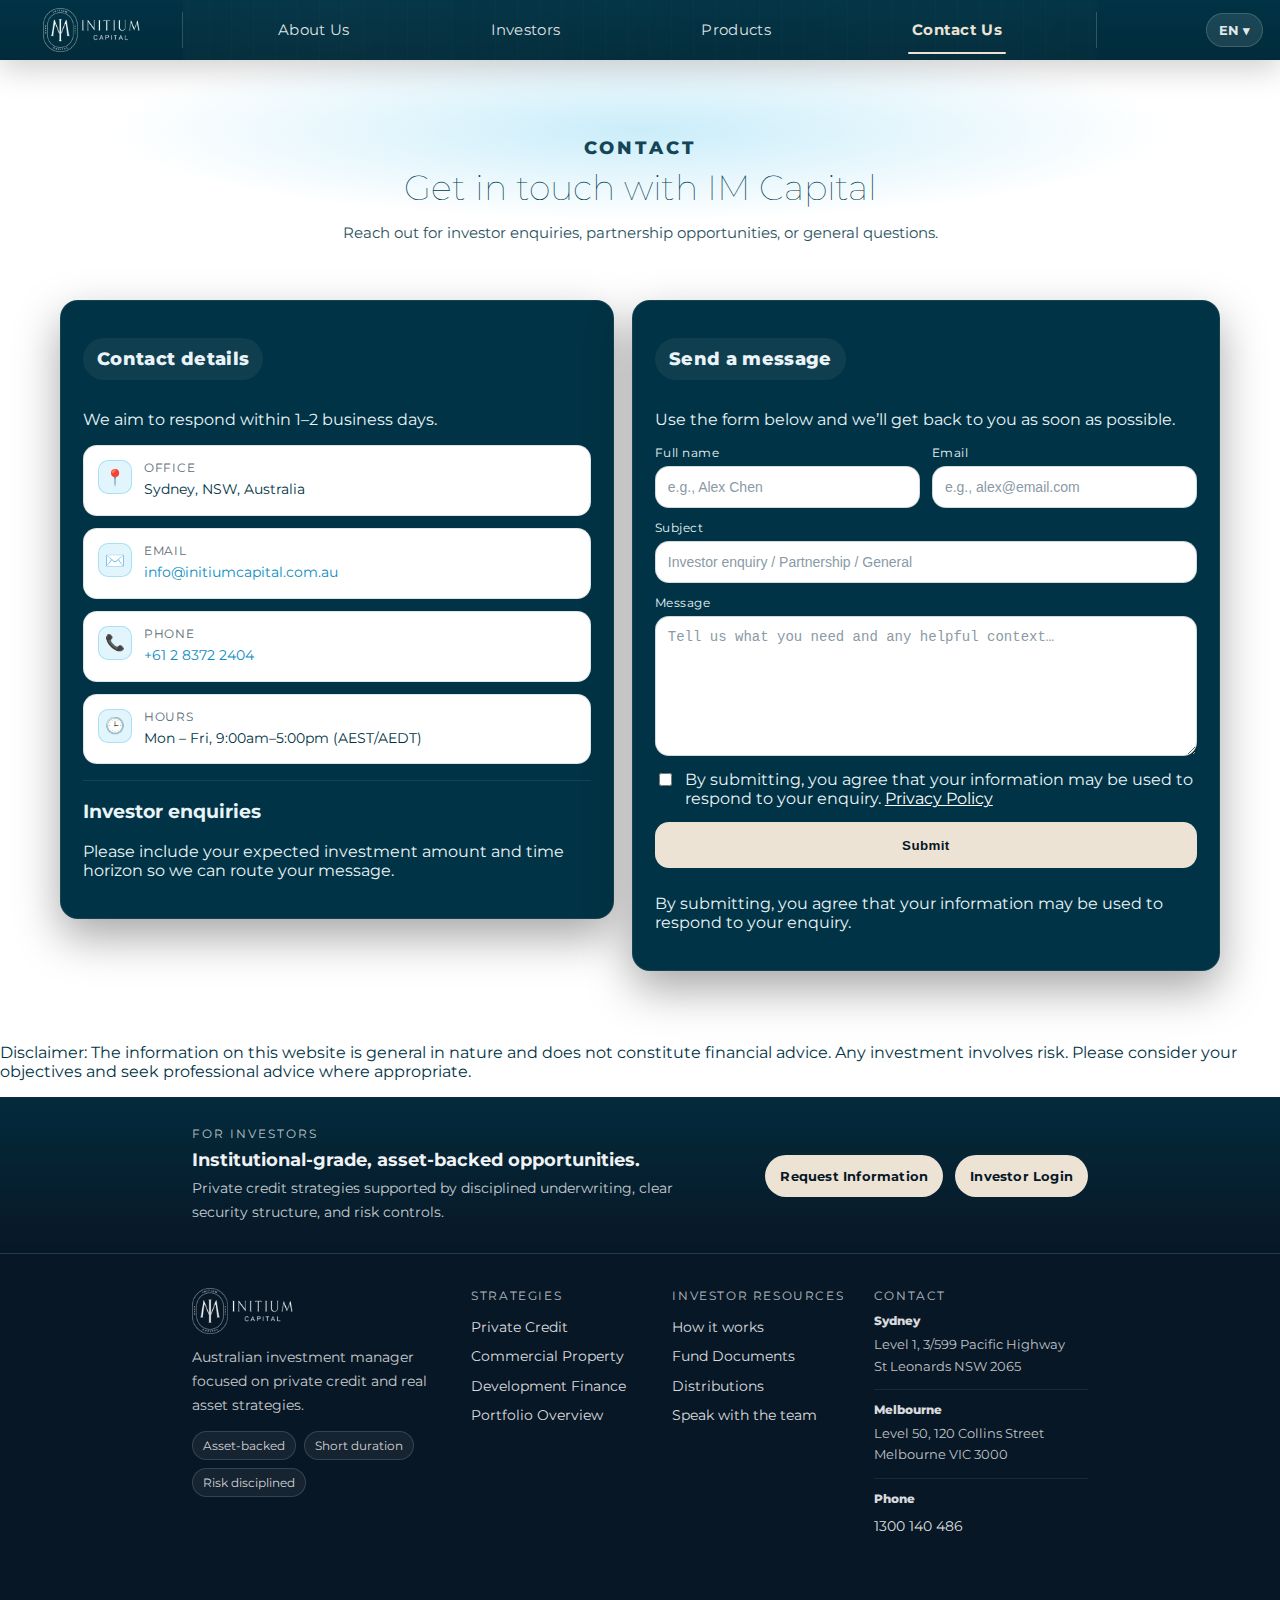
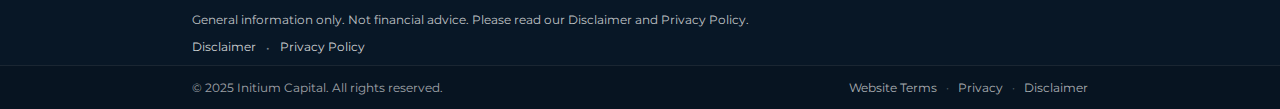
<file: ContactUs.html>
<!DOCTYPE html>
<html lang="en">

<head>
    <meta charset="UTF-8" />
    <meta name="viewport" content="width=device-width, initial-scale=1.0" />
    <title>Initium Capital</title>

    <link rel="preconnect" href="https://fonts.googleapis.com">
    <link rel="preconnect" href="https://fonts.gstatic.com" crossorigin>
    <link href="https://fonts.googleapis.com/css2?family=Montserrat:wght@300;400;500;600;700;800&display=swap"
        rel="stylesheet">


    <link rel="icon" href="./Images/Initium.png" />
    <link rel="stylesheet" href="./CSS/style.css" />
    <link rel="stylesheet" href="./CSS/company-snapshot.css" />
    <link rel="stylesheet" href="./CSS/contact-us.css" />

</head>



<body>

    <!-- 导航栏 -->
    <header class="navbar">

        <!-- 左侧：品牌（整体可点击回 Home） -->
        <div class="nav-left">
            <a href="./Initium.html" class="brand" aria-label="Go to home">
                <span class="brand-logo">
                    <img src="./Images/initium_logo_transparent_full_h64.png" alt="Initium Capital Logo" />
                </span>
            </a>
        </div>

        <!-- 中间：导航 -->
        <nav class="nav-mid" aria-label="Primary">
            <a href="./AboutUs.html" class="nav-link" data-i18n="nav_about">About Us</a>
            <a href="./investor.html" class="nav-link" data-i18n="nav_investors">Investors</a>
            <a href="./Products.html" class="nav-link" data-i18n="nav_products">Products</a>
            <a href="./ContactUs.html" class="nav-link is-active" data-i18n="nav_contact">Contact Us</a>
        </nav>

        <!-- 右侧：语言 + 登录（左右平均） -->
        <div class="nav-right">



            <div class="nav-right-half lang-selector">
                <button class="lang-btn" type="button">EN ▾</button>
                <ul class="lang-dropdown">
                    <li data-lang="en">English</li>
                    <li data-lang="zh">中文</li>
                </ul>
            </div>


        </div>

    </header>


    <main class="contact-main">

        <!-- HERO -->
        <section class="contact-hero">
            <div class="contact-hero__inner">
                <p class="contact-kicker" data-i18n="cu_kicker">CONTACT</p>
                <h1 class="contact-title" data-i18n="cu_title">Get in touch with Initium Capital</h1>
                <p class="contact-sub" data-i18n="cu_sub">
                    Reach out for investor enquiries, partnership opportunities, or general questions.
                </p>
            </div>
        </section>

        <!-- CONTENT -->
        <section class="contact-wrap">
            <div class="contact-container">

                <!-- LEFT: INFO -->
                <aside class="contact-card contact-card--info">
                    <h2 class="contact-card__title" data-i18n="cu_info_title">Contact details</h2>
                    <p class="contact-card__desc" data-i18n="cu_info_desc">
                        We aim to respond within 1–2 business days.
                    </p>

                    <div class="contact-list">
                        <div class="contact-item">
                            <div class="contact-item__icon" aria-hidden="true">📍</div>
                            <div class="contact-item__body">
                                <div class="contact-item__label" data-i18n="cu_addr_label">Office</div>
                                <div class="contact-item__value" data-i18n="cu_addr_value">
                                    Sydney, NSW, Australia
                                </div>
                            </div>
                        </div>

                        <div class="contact-item">
                            <div class="contact-item__icon" aria-hidden="true">✉️</div>
                            <div class="contact-item__body">
                                <div class="contact-item__label" data-i18n="cu_email_label">Email</div>
                                <a class="contact-item__value contact-link" href="mailto:info@initiumcapital.com.au"
                                    data-i18n="cu_email_value">
                                    info@initiumcapital.com.au
                                </a>
                            </div>
                        </div>

                        <div class="contact-item">
                            <div class="contact-item__icon" aria-hidden="true">📞</div>
                            <div class="contact-item__body">
                                <div class="contact-item__label" data-i18n="cu_phone_label">Phone</div>
                                <a class="contact-item__value contact-link" href="tel:+61200000000"
                                    data-i18n="cu_phone_value">
                                    +61 2 8372 2404
                                </a>
                            </div>
                        </div>

                        <div class="contact-item">
                            <div class="contact-item__icon" aria-hidden="true">🕒</div>
                            <div class="contact-item__body">
                                <div class="contact-item__label" data-i18n="cu_hours_label">Hours</div>
                                <div class="contact-item__value" data-i18n="cu_hours_value">
                                    Mon–Fri, 9:00am – 5:00pm (AEST/AEDT)
                                </div>
                            </div>
                        </div>
                    </div>

                    <div class="contact-divider"></div>

                    <div class="contact-mini">
                        <h3 class="contact-mini__title" data-i18n="cu_investor_title">Investor enquiries</h3>
                        <p class="contact-mini__text" data-i18n="cu_investor_text">
                            Please include your expected investment amount and time horizon so we can route your
                            message.
                        </p>
                    </div>
                </aside>

                <!-- RIGHT: FORM -->
                <section class="contact-card contact-card--form">
                    <h2 class="contact-card__title" data-i18n="cu_form_title">Send a message</h2>
                    <p class="contact-card__desc" data-i18n="cu_form_desc">
                        Use the form below and we’ll get back to you as soon as possible.
                    </p>

                    <!-- 仅做前端展示：action="#"；你后续可接 EmailJS / 后端 -->
                    <form class="contact-form" id="contactForm" action="#" method="post" novalidate>
                        <div class="contact-grid">
                            <div class="field">
                                <label class="field__label" for="cuName" data-i18n="cu_name">Full name</label>
                                <input class="field__input" id="cuName" name="name" type="text"
                                    placeholder="e.g., Alex Chen" data-i18n-ph="cu_name_ph" />
                            </div>

                            <div class="field">
                                <label class="field__label" for="cuEmail" data-i18n="cu_email">Email</label>
                                <input class="field__input" id="cuEmail" name="email" type="email"
                                    placeholder="e.g., alex@email.com" data-i18n-ph="cu_email_ph" />
                            </div>

                            <div class="field contact-grid__full">
                                <label class="field__label" for="cuSubject" data-i18n="cu_subject">Subject</label>
                                <input class="field__input" id="cuSubject" name="subject" type="text"
                                    placeholder="Investor enquiry / Partnership / General"
                                    data-i18n-ph="cu_subject_ph" />
                            </div>

                            <div class="field contact-grid__full">
                                <label class="field__label" for="cuMessage" data-i18n="cu_message">Message</label>
                                <textarea class="field__textarea" id="cuMessage" name="message" rows="7"
                                    placeholder="Tell us what you need and any helpful context…"
                                    data-i18n-ph="cu_message_ph"></textarea>
                            </div>
                        </div>

                        <label class="contact-consent"
                            style="display:flex; gap:10px; align-items:flex-start; margin:10px 0;">
                            <input type="checkbox" id="cuConsent" name="consent" style="margin-top:3px;">
                            <span>
                                By submitting, you agree that your information may be used to respond to your enquiry.
                                <a href="./Privacy.html" target="_blank" rel="noopener" style="color: white;">Privacy Policy</a>
                            </span>
                        </label>


                        <div class="contact-actions">
                            <button class="contact-btn" type="submit" id="cuSubmit" data-i18n="cu_submit">
                                Submit
                            </button>
                            <p class="contact-note" id="cuNote" data-i18n="cu_note">
                                By submitting, you agree that your information may be used to respond to your enquiry.
                            </p>
                        </div>

                        <!-- 前端成功提示（可选） -->
                        <div class="contact-toast" id="cuToast" role="status" aria-live="polite" hidden>
                            <span data-i18n="cu_toast">Thanks — your message has been prepared for submission.</span>
                        </div>
                    </form>
                </section>

            </div>
        </section>

        <!-- COMPLIANCE -->
        <section class="contact-footnote">
            <div class="contact-footnote__inner">
                <p class="contact-footnote__text" data-i18n="cu_disclaimer">
                    Disclaimer: The information on this website is general in nature and does not constitute financial
                    advice.
                    Any investment involves risk. Please consider your objectives and seek professional advice where
                    appropriate.
                </p>
            </div>
        </section>

    </main>




    <!-- 页脚 -->
    <footer class="footer-investor" aria-label="Investor footer">
        <!-- Top action strip -->
        <section class="fi-top">
            <div class="fi-container fi-top-inner">
                <div class="fi-top-copy">
                    <div class="fi-eyebrow" data-i18n="footer_top_eyebrow">FOR INVESTORS</div>
                    <h3 class="fi-title" data-i18n="footer_top_title">Institutional-grade, asset-backed opportunities.
                    </h3>
                    <p class="fi-sub" data-i18n="footer_top_sub">
                        Private credit strategies supported by disciplined underwriting, clear security structure,
                        and risk controls.
                    </p>
                </div>

                <div class="fi-top-actions">
                    <a class="fi-btn fi-btn-primary" href="./Investors.html" data-i18n="footer_btn_request">Request
                        Information</a>
                    <a class="fi-btn fi-btn-ghost" href="./login.html" data-i18n="footer_btn_login">Investor Login</a>
                </div>
            </div>
        </section>

        <!-- Main grid -->
        <section class="fi-main">
            <div class="fi-container fi-grid">
                <!-- Brand -->
                <div class="fi-brand">
                    <img class="fi-logo" src="./Images/initium_logo_transparent_full_h64.png" alt="Initium Capital">
                    <p class="fi-brand-line" data-i18n="footer_brand_line">
                        Australian investment manager focused on private credit and real asset strategies.
                    </p>

                    <div class="fi-badges" aria-label="Key attributes">
                        <span class="fi-badge">Asset-backed</span>
                        <span class="fi-badge">Short duration</span>
                        <span class="fi-badge">Risk disciplined</span>
                    </div>
                </div>

                <!-- Strategies -->
                <nav class="fi-col" aria-label="Investment strategies">
                    <div class="fi-col-title" data-i18n="footer_col_strategies">Strategies</div>
                    <a class="fi-link" href="./Products.html#private-credit"
                        data-i18n="footer_link_private_credit">Private Credit</a>
                    <a class="fi-link" href="./Products.html#commercial-property"
                        data-i18n="footer_link_commercial">Commercial Property</a>
                    <a class="fi-link" href="./Products.html#development-finance"
                        data-i18n="footer_link_development">Development Finance</a>
                    <a class="fi-link" href="./Portfolio.html" data-i18n="footer_link_portfolio">Portfolio Overview</a>
                </nav>

                <!-- Investor resources -->
                <nav class="fi-col" aria-label="Investor resources">
                    <div class="fi-col-title" data-i18n="footer_col_resources">Investor Resources</div>
                    <a class="fi-link" href="./Investors.html#how-it-works" data-i18n="how_it_works">How it works</a>
                    <a class="fi-link" href="./Investors.html#documents" data-i18n="documents">Fund Documents</a>
                    <a class="fi-link" href="./Investors.html#distributions" data-i18n="distributions">Distributions</a>
                    <a class="fi-link" href="./ContactUs.html" data-i18n="contact">Speak with the team</a>
                </nav>

                <!-- Contact -->
                <div class="fi-col" aria-label="Contact details">
                    <div class="fi-col-title" data-i18n="footer_col_contact">Contact</div>

                    <div class="fi-meta">
                        <div class="fi-meta-title" data-i18n="contact_city_1">Sydney</div>
                        <div class="fi-meta-text">Level 1, 3/599 Pacific Highway<br />St Leonards NSW 2065</div>
                    </div>

                    <div class="fi-meta">
                        <div class="fi-meta-title" data-i18n="contact_city_2">Melbourne</div>
                        <div class="fi-meta-text">Level 50, 120 Collins Street<br />Melbourne VIC 3000</div>
                    </div>

                    <div class="fi-meta">
                        <div class="fi-meta-title" data-i18n="contact_phone">Phone</div>
                        <a class="fi-link" href="tel:+611300140486">1300 140 486</a>
                    </div>
                </div>
            </div>
        </section>
        

        <!-- Legal mini disclaimer -->
        <section class="fi-legal-mini">
            <div class="fi-container">
                <div class="legal-mini">
                    <p class="legal-mini__text" data-i18n="legal_mini">
                        General information only. Not financial advice. Please read our Disclaimer and Privacy Policy.
                    </p>

                    <div class="legal-mini__links">
                        <a href="./Disclaimer.html" data-i18n="legal_disclaimer_link">Disclaimer</a>
                        <span class="legal-mini__sep">•</span>
                        <a href="./Privacy.html" data-i18n="legal_privacy_link">Privacy Policy</a>
                    </div>
                </div>
            </div>
        </section>

        <!-- Legal -->
        <section class="fi-legal">
            <div class="fi-container fi-legal-inner">
                <div class="fi-legal-left">© 2025 Initium Capital. All rights reserved.</div>
                <div class="fi-legal-right">
                    <a class="fi-legal-link" href="./terms.html" data-i18n="footer_legal_terms">Website Terms</a>
                    <span class="fi-dot">·</span>
                    <a class="fi-legal-link" href="./privacy.html" data-i18n="footer_legal_privacy">Privacy</a>
                    <span class="fi-dot">·</span>
                    <a class="fi-legal-link" href="./disclaimer.html" data-i18n="footer_legal_disclaimer">Disclaimer</a>
                </div>
            </div>
        </section>
    </footer>


    <script src="./JS/carousel.js"></script>
    <script src="./JS/i18n.js"></script>
    <script src="./JS/sa-carousel.js"></script>
    <script src="./JS/company-snapshot.js"></script>
    <script src="./JS/contact-us.js"></script>

</body>




</html>
</file>
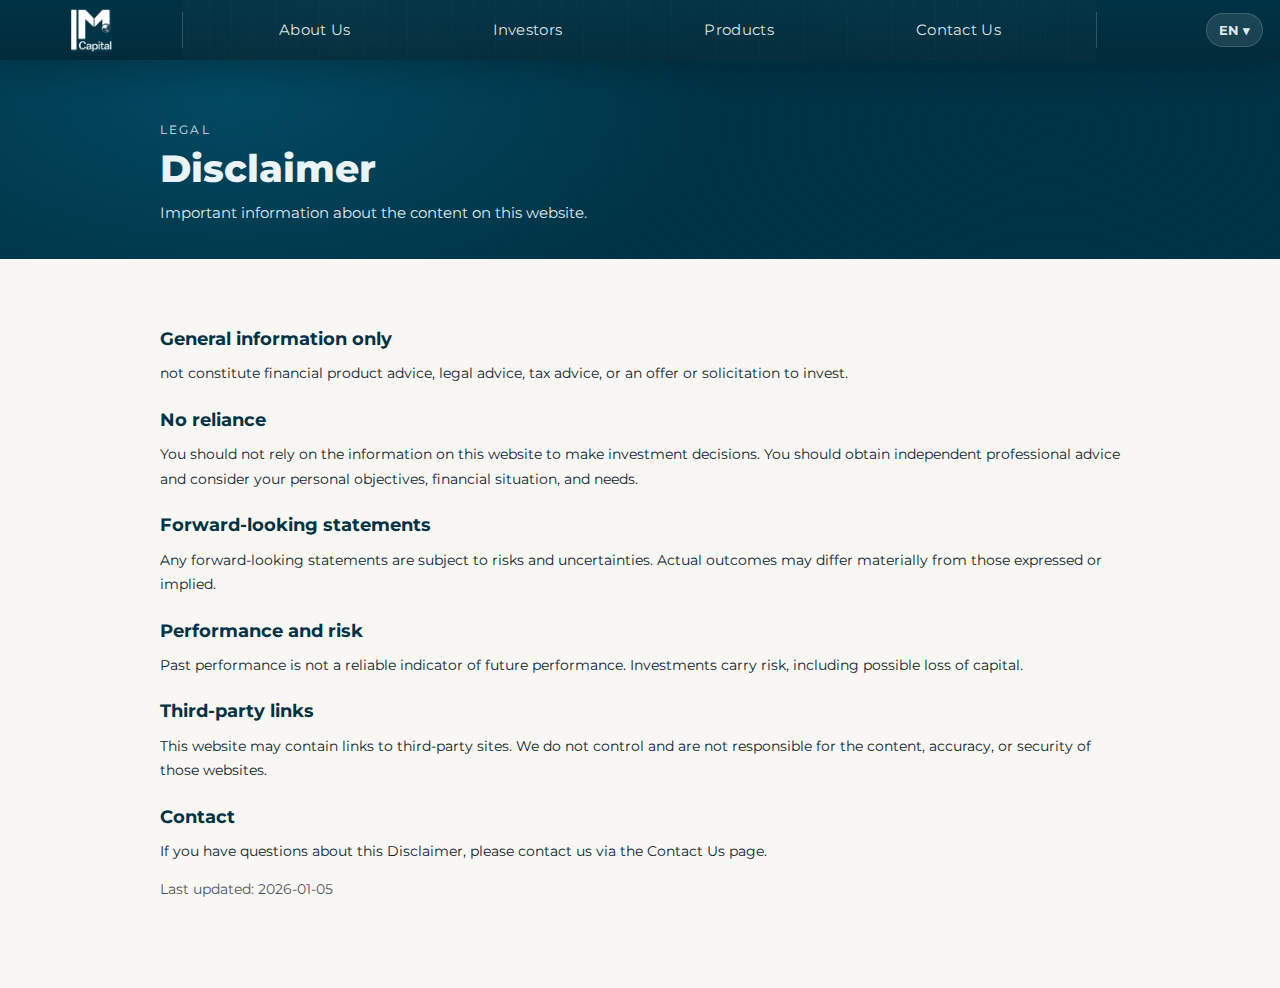
<file: Disclaimer.html>
<!DOCTYPE html>
<html lang="en">

<head>
    <meta charset="UTF-8" />
    <meta name="viewport" content="width=device-width, initial-scale=1.0" />
    <title data-i18n="disclaimer_title_tag">Disclaimer | IM Capital</title>

    <link rel="preconnect" href="https://fonts.googleapis.com">
    <link rel="preconnect" href="https://fonts.gstatic.com" crossorigin>
    <link href="https://fonts.googleapis.com/css2?family=Montserrat:wght@300;400;500;600;700;800&display=swap"
        rel="stylesheet">

    <link rel="stylesheet" href="./CSS/style.css" />
</head>

<body>

    <!-- 导航栏 -->
    <header class="navbar">

        <!-- 左侧：品牌（整体可点击回 Home） -->
        <div class="nav-left">
            <a href="./Initium.html" class="brand" aria-label="Go to home">
                <span class="brand-logo">
                    <img src="./Images/000011.jpg" alt="IM Capital Logo" />
                </span>
            </a>
        </div>

        <!-- 中间：导航 -->
        <nav class="nav-mid" aria-label="Primary">
            <a href="./AboutUs.html" class="nav-link" data-i18n="nav_about">About Us</a>
            <a href="./investor.html" class="nav-link" data-i18n="nav_investors">Investors</a>
            <a href="./Products.html" class="nav-link" data-i18n="nav_products">Products</a>
            <a href="./ContactUs.html" class="nav-link" data-i18n="nav_contact">Contact Us</a>
        </nav>

        <!-- 右侧：语言 + 登录（左右平均） -->
        <div class="nav-right">


            <div class="nav-right-half lang-selector">
                <button class="lang-btn" type="button">EN ▾</button>
                <ul class="lang-dropdown">
                    <li data-lang="en">English</li>
                    <li data-lang="zh">中文</li>
                </ul>
            </div>


        </div>

    </header>

    <main class="legal-page">
        <section class="legal-hero">
            <div class="legal-container">
                <p class="legal-kicker" data-i18n="legal_kicker">LEGAL</p>
                <h1 class="legal-title" data-i18n="disclaimer_h1">Disclaimer</h1>
                <p class="legal-sub" data-i18n="disclaimer_sub">
                    Important information about the content on this website.
                </p>
            </div>
        </section>

        <section class="legal-body">
            <div class="legal-container legal-prose">

                <h2 data-i18n="disclaimer_h2_1">General information only</h2>
                <p data-i18n="disclaimer_p_1">
                    DISCLAIMER AND RISK WARNING

                    This website is owned and operated by IM Capital Pty Ltd (ACN: 644 439 592) for its services
                    and the services of its related entities (together referred to as IM Group”, “we” or “us”).
                    IM Capital Pty Ltd is registered in Australia at Level 1, 3/599 Pacific Highway St Leonards NSW
                    2065, and holds an Australian Financial Services License issued by the Australian Securities and
                    Investments Commission (AFSL No: 527 072) to carry on a financial services business in Australia.

                    The information contained on this website is general in nature and does not constitute advice or a
                    recommendation to act upon the information or an offer. The information on this website does not
                    take into account your personal objectives, circumstances, financial situations or needs. You are
                    strongly recommended to seek independent professional advice before acquiring our services/products.

                    This website is intended for persons located within Australia only and is not directed at any person
                    in countries or jurisdictions where the offer of such financial products is not permitted or is
                    unlawful.

                    Some information on this website is directed and available to only wholesale clients under Section
                    761G and Section 761GA of the Corporations Act 2001 (Cth). Such information is not directed and is
                    not suitable for retail clients. If you are unsure if you are a wholesale client, please contact us.

                    Before you decide whether or not to invest any products referred to on this website, it is important
                    for you to read the relevant legal documents, and consider and ensure that you fully understand the
                    risks involved.
                </p>

                <h2 data-i18n="disclaimer_h2_2">No reliance</h2>
                <p data-i18n="disclaimer_p_2">
                    You should not rely on the information on this website to make investment decisions. You should
                    obtain independent professional advice and consider your personal objectives, financial situation,
                    and needs.
                </p>

                <h2 data-i18n="disclaimer_h2_3">Forward-looking statements</h2>
                <p data-i18n="disclaimer_p_3">
                    Any forward-looking statements are subject to risks and uncertainties. Actual outcomes may differ
                    materially from those expressed or implied.
                </p>

                <h2 data-i18n="disclaimer_h2_4">Performance and risk</h2>
                <p data-i18n="disclaimer_p_4">
                    Past performance is not a reliable indicator of future performance. Investments carry risk,
                    including possible loss of capital.
                </p>

                <h2 data-i18n="disclaimer_h2_5">Third-party links</h2>
                <p data-i18n="disclaimer_p_5">
                    This website may contain links to third-party sites. We do not control and are not responsible for
                    the content, accuracy, or security of those websites.
                </p>

                <h2 data-i18n="disclaimer_h2_6">Contact</h2>
                <p data-i18n="disclaimer_p_6">
                    If you have questions about this Disclaimer, please contact us via the Contact Us page.
                </p>

                <p class="legal-updated" data-i18n="legal_updated">
                    Last updated: 2026-01-05
                </p>
            </div>
        </section>
    </main>

    <!-- ✅ 你的 Footer 复用 -->

    <script src="./JS/i18n.js"></script>
</body>

</html>
</file>
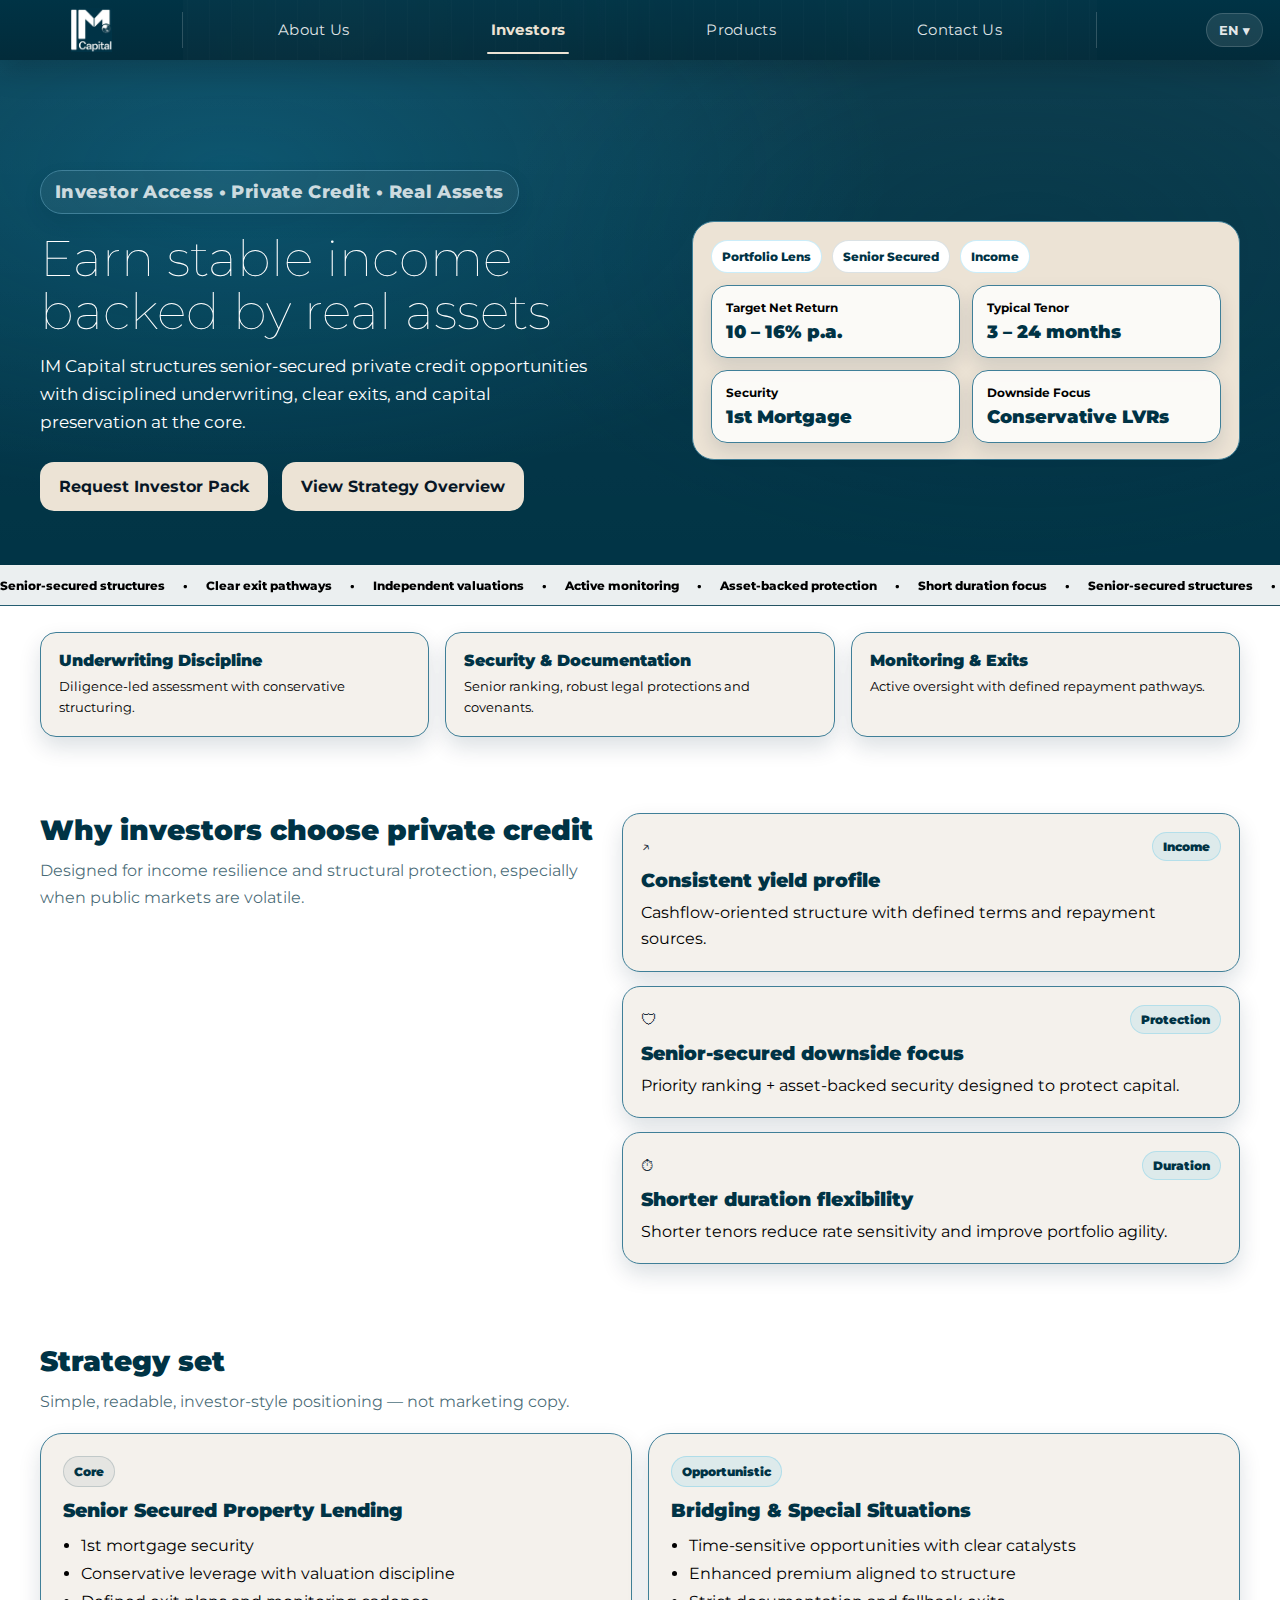
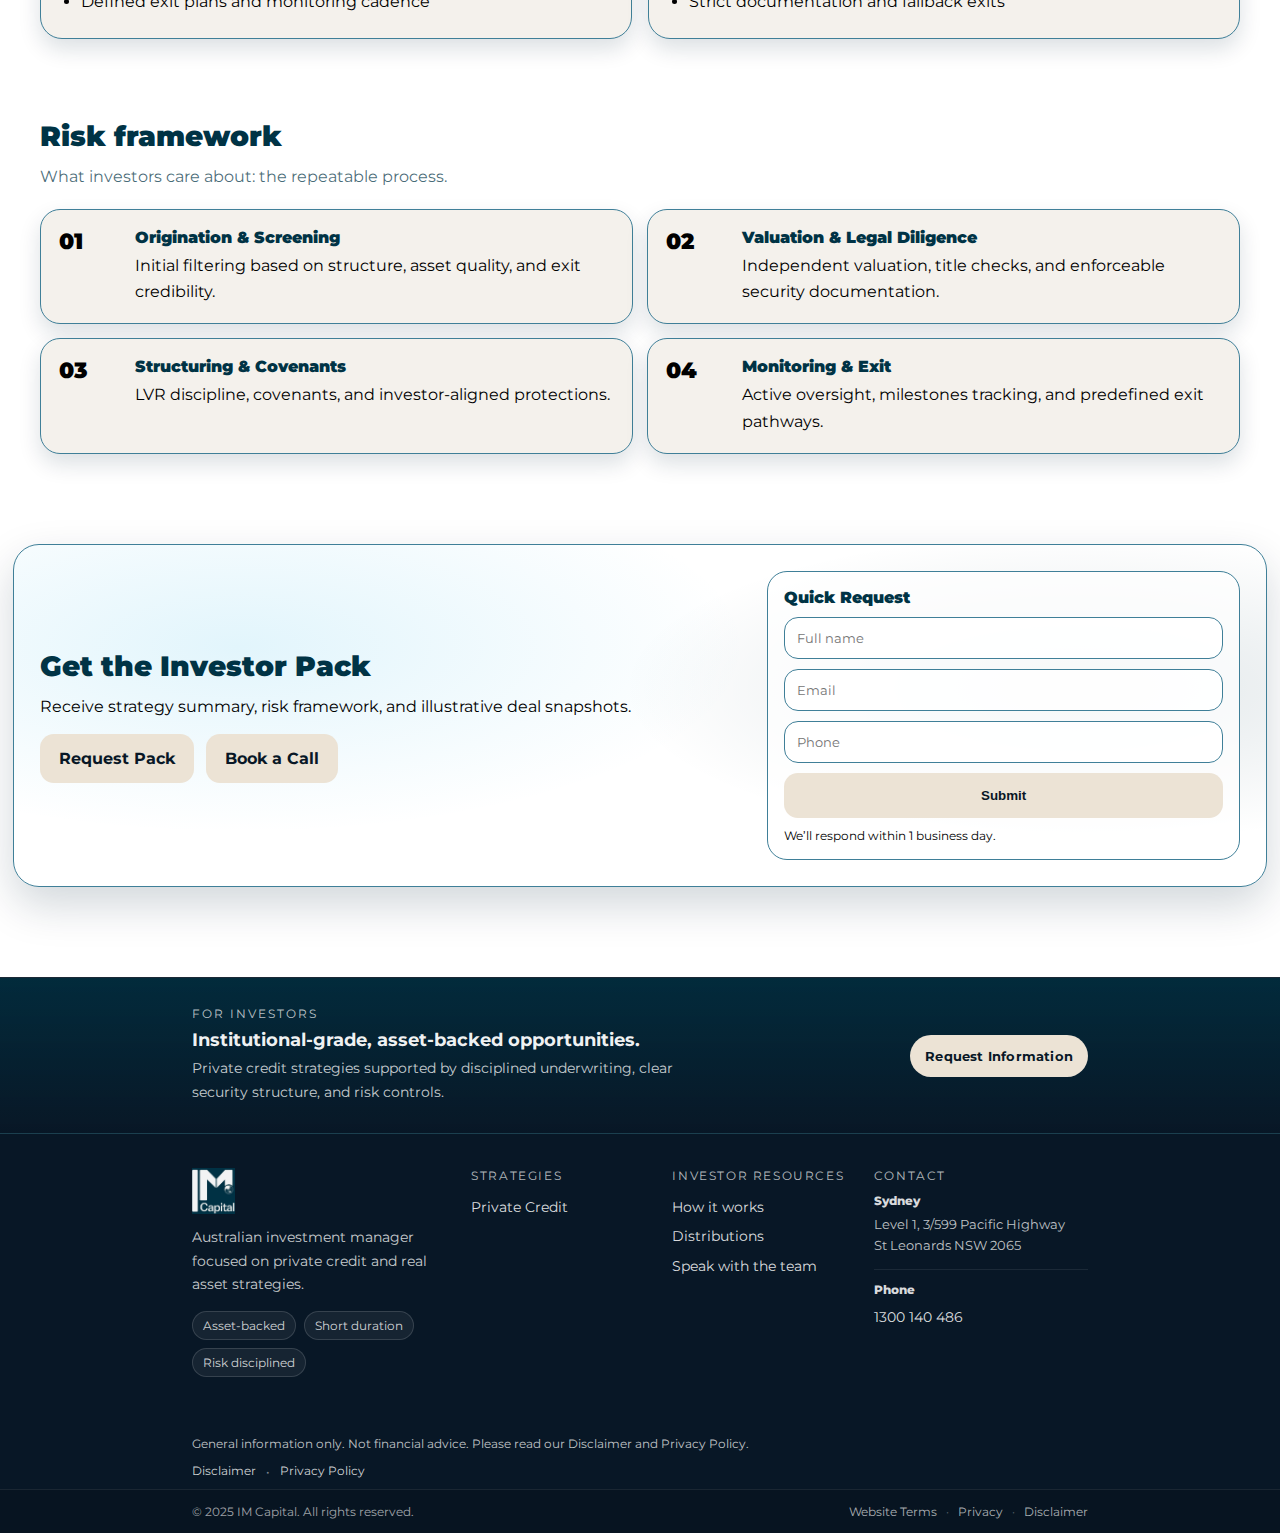
<file: investor.html>
<!DOCTYPE html>
<html lang="en">

<head>
    <meta charset="UTF-8" />
    <meta name="viewport" content="width=device-width, initial-scale=1.0" />
    <title>IM Capital</title>

    <link rel="preconnect" href="https://fonts.googleapis.com">
    <link rel="preconnect" href="https://fonts.gstatic.com" crossorigin>
    <link href="https://fonts.googleapis.com/css2?family=Montserrat:wght@300;400;500;600;700;800&display=swap"
        rel="stylesheet">


    <link rel="icon" href="./Images/000011.jpg" />
    <link rel="stylesheet" href="./CSS/style.css" />
    <link rel="stylesheet" href="./CSS/company-snapshot.css" />
    <link rel="stylesheet" href="./CSS/investors.css" />



</head>




<body>

    <!-- 导航栏 -->
    <header class="navbar">

        <!-- 左侧：品牌（整体可点击回 Home） -->
        <div class="nav-left">
            <a href="./Initium.html" class="brand" aria-label="Go to home">
                <span class="brand-logo">
                    <img src="./Images/000011.jpg" alt="IM Capital Logo" />
                </span>
            </a>
        </div>

        <!-- 中间：导航 -->
        <nav class="nav-mid" aria-label="Primary">
            <a href="./AboutUs.html" class="nav-link" data-i18n="nav_about">About Us</a>
            <a href="./investor.html" class="nav-link is-active" data-i18n="nav_investors">Investors</a>
            <a href="./Products.html" class="nav-link" data-i18n="nav_products">Products</a>
            <a href="./ContactUs.html" class="nav-link" data-i18n="nav_contact">Contact Us</a>
        </nav>

        <!-- 右侧：语言 + 登录（左右平均） -->
        <div class="nav-right">


            <div class="nav-right-half lang-selector">
                <button class="lang-btn" type="button">EN ▾</button>
                <ul class="lang-dropdown">
                    <li data-lang="en">English</li>
                    <li data-lang="zh">中文</li>
                </ul>
            </div>


        </div>

    </header>



    <main class="inv2">

        <!-- ================= HERO (Investor-first) ================= -->
        <section class="inv2-hero">
            <div class="inv2-container inv2-hero-grid">

                <div class="inv2-hero-left">
                    <div class="inv2-pill">

                        <span data-i18n="inv2_pill" style="color: rgba(255,255,255, .78);">Investor Access • Private
                            Credit • Real
                            Assets</span>
                    </div>

                    <h1 class="inv2-h1">
                        <span data-i18n="inv2_h1_pre" style="color: white;">Earn</span>
                        <span class="accent" data-i18n="inv2_h1_accent" style="color: white;">stable income</span><br />
                        <span data-i18n="inv2_h1_mid" style="color: white;">backed by</span>
                        <span class="ink" data-i18n="inv2_h1_ink" style="color: white;">real assets</span>
                    </h1>

                    <p class="inv2-lead" data-i18n="inv2_lead" style="color: white;">
                        IM Capital structures senior-secured private credit opportunities
                        with disciplined underwriting, clear exits, and capital preservation at the core.
                    </p>

                    <div class="inv2-actions">
                        <div class="inv2-cta-row">
                            <a class="btn btn-primary" href="#" data-i18n="inv2_btn_pack">Request Investor Pack</a>
                            <a class="btn btn-ghost" href="#" data-i18n="inv2_btn_overview">View Strategy Overview</a>
                        </div>

                    </div>

                </div>

                <div class="inv2-hero-right">
                    <div class="inv2-glass-card">
                        <div class="inv2-glass-head">
                            <span class="chip" data-i18n="inv2_chip_lens">Portfolio Lens</span>
                            <span class="chip chip-soft" data-i18n="inv2_chip_senior">Senior Secured</span>
                            <span class="chip chip-gold" data-i18n="inv2_chip_income">Income</span>
                        </div>

                        <div class="inv2-kpi-grid">
                            <div class="kpi">
                                <div class="kpi-label" data-i18n="inv2_kpi_1_label"">Target Net Return</div>
                                <div class=" kpi-value accent" data-i18n="inv2_kpi_1_value">10 – 16% p.a.</div>
                            </div>
                            <div class="kpi">
                                <div class="kpi-label" data-i18n="inv2_kpi_2_label">Typical Tenor</div>
                                <div class="kpi-value" data-i18n="inv2_kpi_2_value">3 – 24 months</div>
                            </div>
                            <div class="kpi">
                                <div class="kpi-label" data-i18n="inv2_kpi_3_label">Security</div>
                                <div class="kpi-value" data-i18n="inv2_kpi_3_value">1st Mortgage</div>
                            </div>
                            <div class="kpi">
                                <div class="kpi-label" data-i18n="inv2_kpi_4_label">Downside Focus</div>
                                <div class="kpi-value" data-i18n="inv2_kpi_4_value">Conservative LVRs</div>
                            </div>
                        </div>


                    </div>
                </div>

            </div>

            <!-- ticker -->
            <div class="inv2-ticker">

                <div class="ticker-wrap">
                    <div class="ticker-track">
                        <span data-i18n="inv2_ticker_1">Senior-secured structures</span>
                        <span>•</span>
                        <span data-i18n="inv2_ticker_2">Clear exit pathways</span>
                        <span>•</span>
                        <span data-i18n="inv2_ticker_3">Independent valuations</span>
                        <span>•</span>
                        <span data-i18n="inv2_ticker_4">Active monitoring</span>
                        <span>•</span>
                        <span data-i18n="inv2_ticker_5">Asset-backed protection</span>
                        <span>•</span>
                        <span data-i18n="inv2_ticker_6">Short duration focus</span>
                        <span>•</span>
                        <span data-i18n="inv2_ticker_1">Senior-secured structures</span>
                        <span>•</span>
                        <span data-i18n="inv2_ticker_2">Clear exit pathways</span>
                        <span>•</span>
                        <span data-i18n="inv2_ticker_3">Independent valuations</span>
                        <span>•</span>
                        <span data-i18n="inv2_ticker_4">Active monitoring</span>
                        <span>•</span>
                        <span data-i18n="inv2_ticker_5">Asset-backed protection</span>
                        <span>•</span>
                        <span data-i18n="inv2_ticker_6">Short duration focus</span>
                    </div>

                    <div class="ticker-track">
                        <span data-i18n="inv2_ticker_1">Senior-secured structures</span>
                        <span>•</span>
                        <span data-i18n="inv2_ticker_2">Clear exit pathways</span>
                        <span>•</span>
                        <span data-i18n="inv2_ticker_3">Independent valuations</span>
                        <span>•</span>
                        <span data-i18n="inv2_ticker_4">Active monitoring</span>
                        <span>•</span>
                        <span data-i18n="inv2_ticker_5">Asset-backed protection</span>
                        <span>•</span>
                        <span data-i18n="inv2_ticker_6">Short duration focus</span>
                        <span>•</span>
                        <span data-i18n="inv2_ticker_1">Senior-secured structures</span>
                        <span>•</span>
                        <span data-i18n="inv2_ticker_2">Clear exit pathways</span>
                        <span>•</span>
                        <span data-i18n="inv2_ticker_3">Independent valuations</span>
                        <span>•</span>
                        <span data-i18n="inv2_ticker_4">Active monitoring</span>
                        <span>•</span>
                        <span data-i18n="inv2_ticker_5">Asset-backed protection</span>
                        <span>•</span>
                        <span data-i18n="inv2_ticker_6">Short duration focus</span>
                    </div>

                    <div class="ticker-track">
                        <span data-i18n="inv2_ticker_1">Senior-secured structures</span>
                        <span>•</span>
                        <span data-i18n="inv2_ticker_2">Clear exit pathways</span>
                        <span>•</span>
                        <span data-i18n="inv2_ticker_3">Independent valuations</span>
                        <span>•</span>
                        <span data-i18n="inv2_ticker_4">Active monitoring</span>
                        <span>•</span>
                        <span data-i18n="inv2_ticker_5">Asset-backed protection</span>
                        <span>•</span>
                        <span data-i18n="inv2_ticker_6">Short duration focus</span>
                        <span>•</span>
                        <span data-i18n="inv2_ticker_1">Senior-secured structures</span>
                        <span>•</span>
                        <span data-i18n="inv2_ticker_2">Clear exit pathways</span>
                        <span>•</span>
                        <span data-i18n="inv2_ticker_3">Independent valuations</span>
                        <span>•</span>
                        <span data-i18n="inv2_ticker_4">Active monitoring</span>
                        <span>•</span>
                        <span data-i18n="inv2_ticker_5">Asset-backed protection</span>
                        <span>•</span>
                        <span data-i18n="inv2_ticker_6">Short duration focus</span>
                    </div>

                </div>


            </div>
        </section>

        <!-- ================= TRUST STRIP ================= -->
        <section class="inv2-trust">
            <div class="inv2-container inv2-trust-grid">
                <div class="trust-card">
                    <div class="trust-title" data-i18n="inv2_trust_1_t">Underwriting Discipline</div>
                    <div class="trust-desc" data-i18n="inv2_trust_1_p">Diligence-led assessment with conservative
                        structuring.</div>
                </div>
                <div class="trust-card">
                    <div class="trust-title" data-i18n="inv2_trust_2_t">Security & Documentation</div>
                    <div class="trust-desc" data-i18n="inv2_trust_2_p">Senior ranking, robust legal protections and
                        covenants.</div>
                </div>
                <div class="trust-card">
                    <div class="trust-title" data-i18n="inv2_trust_3_t">Monitoring & Exits</div>
                    <div class="trust-desc" data-i18n="inv2_trust_3_p">Active oversight with defined repayment pathways.
                    </div>
                </div>
            </div>
        </section>

        <!-- ================= EDGE ================= -->
        <section class="inv2-edge">
            <div class="inv2-container inv2-edge-grid">
                <div>
                    <h2 class="inv2-h2" data-i18n="inv2_edge_title">Why investors choose private credit</h2>
                    <p class="inv2-sub" data-i18n="inv2_edge_sub">
                        Designed for income resilience and structural protection, especially when public markets are
                        volatile.
                    </p>
                </div>

                <div class="edge-cards">
                    <div class="edge-card">
                        <div class="edge-top">
                            <span class="icon">↗</span>
                            <span class="edge-tag" data-i18n="inv2_edge_tag_1">Income</span>
                        </div>
                        <h3 data-i18n="inv2_edge_1_t">Consistent yield profile</h3>
                        <p data-i18n="inv2_edge_1_p">Cashflow-oriented structure with defined terms and repayment
                            sources.</p>
                    </div>

                    <div class="edge-card">
                        <div class="edge-top">
                            <span class="icon">🛡</span>
                            <span class="edge-tag" data-i18n="inv2_edge_tag_2">Protection</span>
                        </div>
                        <h3 data-i18n="inv2_edge_2_t">Senior-secured downside focus</h3>
                        <p data-i18n="inv2_edge_2_p">Priority ranking + asset-backed security designed to protect
                            capital.</p>
                    </div>

                    <div class="edge-card">
                        <div class="edge-top">
                            <span class="icon">⏱</span>
                            <span class="edge-tag" data-i18n="inv2_edge_tag_3">Duration</span>
                        </div>
                        <h3 data-i18n="inv2_edge_3_t">Shorter duration flexibility</h3>
                        <p data-i18n="inv2_edge_3_p">Shorter tenors reduce rate sensitivity and improve portfolio
                            agility.</p>
                    </div>
                </div>
            </div>
        </section>

        <!-- ================= STRATEGY ================= -->
        <section class="inv2-strategy">
            <div class="inv2-container">
                <div class="inv2-head">
                    <h2 class="inv2-h2" data-i18n="inv2_strategy_title">Strategy set</h2>
                    <p class="inv2-sub" data-i18n="inv2_strategy_sub">Simple, readable, investor-style positioning — not
                        marketing copy.</p>
                </div>

                <div class="strategy-grid">
                    <article class="strategy-card">
                        <div class="strategy-badge" data-i18n="inv2_strategy_badge_1">Core</div>
                        <h3 data-i18n="inv2_strategy_1_t">Senior Secured Property Lending</h3>
                        <ul>
                            <li data-i18n="inv2_strategy_1_li1">1st mortgage security</li>
                            <li data-i18n="inv2_strategy_1_li2">Conservative leverage with valuation discipline</li>
                            <li data-i18n="inv2_strategy_1_li3">Defined exit plans and monitoring cadence</li>
                        </ul>

                    </article>

                    <article class="strategy-card">
                        <div class="strategy-badge badge-amber" data-i18n="inv2_strategy_badge_2">Opportunistic</div>
                        <h3 data-i18n="inv2_strategy_2_t">Bridging & Special Situations</h3>
                        <ul>
                            <li data-i18n="inv2_strategy_2_li1">Time-sensitive opportunities with clear catalysts</li>
                            <li data-i18n="inv2_strategy_2_li2">Enhanced premium aligned to structure</li>
                            <li data-i18n="inv2_strategy_2_li3">Strict documentation and fallback exits</li>
                        </ul>

                    </article>
                </div>
            </div>
        </section>

        <!-- ================= PROCESS ================= -->
        <section class="inv2-process">
            <div class="inv2-container">
                <div class="inv2-head">
                    <h2 class="inv2-h2" data-i18n="inv2_process_title">Risk framework</h2>
                    <p class="inv2-sub" data-i18n="inv2_process_sub">What investors care about: the repeatable process.
                    </p>
                </div>

                <div class="process-steps">
                    <div class="step">
                        <div class="step-no">01</div>
                        <div class="step-body">
                            <div class="step-title" data-i18n="inv2_step_1_t">Origination & Screening</div>
                            <div class="step-desc" data-i18n="inv2_step_1_p">Initial filtering based on structure, asset
                                quality, and exit credibility.</div>
                        </div>
                    </div>

                    <div class="step">
                        <div class="step-no">02</div>
                        <div class="step-body">
                            <div class="step-title" data-i18n="inv2_step_2_t">Valuation & Legal Diligence</div>
                            <div class="step-desc" data-i18n="inv2_step_2_p">Independent valuation, title checks, and
                                enforceable security documentation.</div>
                        </div>
                    </div>

                    <div class="step">
                        <div class="step-no">03</div>
                        <div class="step-body">
                            <div class="step-title" data-i18n="inv2_step_3_t">Structuring & Covenants</div>
                            <div class="step-desc" data-i18n="inv2_step_3_p">LVR discipline, covenants, and
                                investor-aligned protections.</div>
                        </div>
                    </div>

                    <div class="step">
                        <div class="step-no">04</div>
                        <div class="step-body">
                            <div class="step-title" data-i18n="inv2_step_4_t">Monitoring & Exit</div>
                            <div class="step-desc" data-i18n="inv2_step_4_p">Active oversight, milestones tracking, and
                                predefined exit pathways.</div>
                        </div>
                    </div>
                </div>
            </div>
        </section>

        <!-- ================= FINAL CTA ================= -->
        <section class="inv2-final">
            <div class="inv2-container inv2-final-card">
                <div>
                    <h2 class="inv2-h2" data-i18n="inv2_final_title">Get the Investor Pack</h2>
                    <p class="inv2-sub" data-i18n="inv2_final_sub" style="color: black;">
                        Receive strategy summary, risk framework, and illustrative deal snapshots.
                    </p>

                    <div class="inv2-final-actions">
                        <a class="btn btn-primary" href="#" data-i18n="inv2_final_btn_1">Request Pack</a>
                        <a class="btn btn-ghost" href="#" data-i18n="inv2_final_btn_2">Book a Call</a>
                    </div>
                </div>

                <div class="inv2-mini-form">
                    <div class="mini-title" data-i18n="inv2_form_title">Quick Request</div>

                    <input class="mini-input" id="invfullname" data-i18n-placeholder="inv2_form_name_ph"
                        placeholder="Full name" />
                    <input class="mini-input" id="invemail" data-i18n-placeholder="inv2_form_email_ph"
                        placeholder="Email" />
                    <input class="mini-input" id="invphone" data-i18n-placeholder="inv2_form_phone_ph"
                        placeholder="Phone" />

                    <button class="btn btn-primary btn-full" id="invsubmit" type="button"
                        data-i18n="inv2_form_submit">Submit</button>
                    <div class="mini-toast" id="invToast" role="status" aria-live="polite"></div>
                    <div class="mini-foot" data-i18n="inv2_form_note">We’ll respond within 1 business day.</div>
                </div>
            </div>
        </section>

    </main>








    <!-- 页脚 -->
    <footer class="footer-investor" aria-label="Investor footer">
        <!-- Top action strip -->
        <section class="fi-top">
            <div class="fi-container fi-top-inner">
                <div class="fi-top-copy">
                    <div class="fi-eyebrow" data-i18n="footer_top_eyebrow">FOR INVESTORS</div>
                    <h3 class="fi-title" data-i18n="footer_top_title">Institutional-grade, asset-backed opportunities.
                    </h3>
                    <p class="fi-sub" data-i18n="footer_top_sub">
                        Private credit strategies supported by disciplined underwriting, clear security structure,
                        and risk controls.
                    </p>
                </div>

                <div class="fi-top-actions">
                    <a class="fi-btn fi-btn-primary" href="./ContactUs.html" data-i18n="footer_btn_request">Request
                        Information</a>
                </div>
            </div>
        </section>



        <!-- Main grid -->
        <section class="fi-main">
            <div class="fi-container fi-grid">
                <!-- Brand -->
                <div class="fi-brand">
                    <img class="fi-logo" src="./Images/000011.jpg" alt="IM Capital">
                    <p class="fi-brand-line" data-i18n="footer_brand_line">
                        Australian investment manager focused on private credit and real asset strategies.
                    </p>

                    <div class="fi-badges" aria-label="Key attributes">
                        <span class="fi-badge">Asset-backed</span>
                        <span class="fi-badge">Short duration</span>
                        <span class="fi-badge">Risk disciplined</span>
                    </div>
                </div>

                <!-- Strategies -->
                <nav class="fi-col" aria-label="Investment strategies">
                    <div class="fi-col-title" data-i18n="footer_col_strategies">Strategies</div>
                    <a class="fi-link" href="./Products.html#private-credit"
                        data-i18n="footer_link_private_credit">Private Credit</a>
                    <!-- <a class="fi-link" href="./Products.html#commercial-property"
                        data-i18n="footer_link_commercial">Commercial Property</a>
                    <a class="fi-link" href="./Products.html#development-finance"
                        data-i18n="footer_link_development">Development Finance</a>
                    <a class="fi-link" href="./Portfolio.html" data-i18n="footer_link_portfolio">Portfolio Overview</a> -->
                </nav>

                <!-- Investor resources -->
                <nav class="fi-col" aria-label="Investor resources">
                    <div class="fi-col-title" data-i18n="footer_col_resources">Investor Resources</div>
                    <a class="fi-link" href="./AboutUs.html" data-i18n="how_it_works">How it works</a>
                    <!-- <a class="fi-link" href="./Investors.html#documents" data-i18n="documents">Fund Documents</a> -->
                    <a class="fi-link" href="./AboutUs.html" data-i18n="distributions">Distributions</a>
                    <a class="fi-link" href="./ContactUs.html" data-i18n="contact">Speak with the team</a>
                </nav>

                <!-- Contact -->
                <div class="fi-col" aria-label="Contact details">
                    <div class="fi-col-title" data-i18n="footer_col_contact">Contact</div>

                    <div class="fi-meta">
                        <div class="fi-meta-title" data-i18n="contact_city_1">Sydney</div>
                        <div class="fi-meta-text">Level 1, 3/599 Pacific Highway<br />St Leonards NSW 2065</div>
                    </div>



                    <div class="fi-meta">
                        <div class="fi-meta-title" data-i18n="contact_phone">Phone</div>
                        <a class="fi-link" href="tel:+611300140486">1300 140 486</a>
                    </div>
                </div>
            </div>
        </section>

        <!-- Legal mini disclaimer -->
        <section class="fi-legal-mini">
            <div class="fi-container">
                <div class="legal-mini">
                    <p class="legal-mini__text" data-i18n="legal_mini">
                        General information only. Not financial advice. Please read our Disclaimer and Privacy Policy.
                    </p>

                    <div class="legal-mini__links">
                        <a href="./Disclaimer.html" data-i18n="legal_disclaimer_link">Disclaimer</a>
                        <span class="legal-mini__sep">•</span>
                        <a href="./Privacy.html" data-i18n="legal_privacy_link">Privacy Policy</a>
                    </div>
                </div>
            </div>
        </section>

        <!-- Legal -->
        <section class="fi-legal">
            <div class="fi-container fi-legal-inner">
                <div class="fi-legal-left">© 2025 IM Capital. All rights reserved.</div>
                <div class="fi-legal-right">
                    <a class="fi-legal-link" href="./terms.html" data-i18n="footer_legal_terms">Website Terms</a>
                    <span class="fi-dot">·</span>
                    <a class="fi-legal-link" href="./privacy.html" data-i18n="footer_legal_privacy">Privacy</a>
                    <span class="fi-dot">·</span>
                    <a class="fi-legal-link" href="./disclaimer.html" data-i18n="footer_legal_disclaimer">Disclaimer</a>
                </div>
            </div>
        </section>
    </footer>


    <script src="./JS/carousel.js"></script>
    <script src="./JS/i18n.js"></script>
    <script src="./JS/sa-carousel.js"></script>
    <script src="./JS/company-snapshot.js"></script>
    <script src="./JS/invSubmit.js"></script>





</body>











</html>
</file>
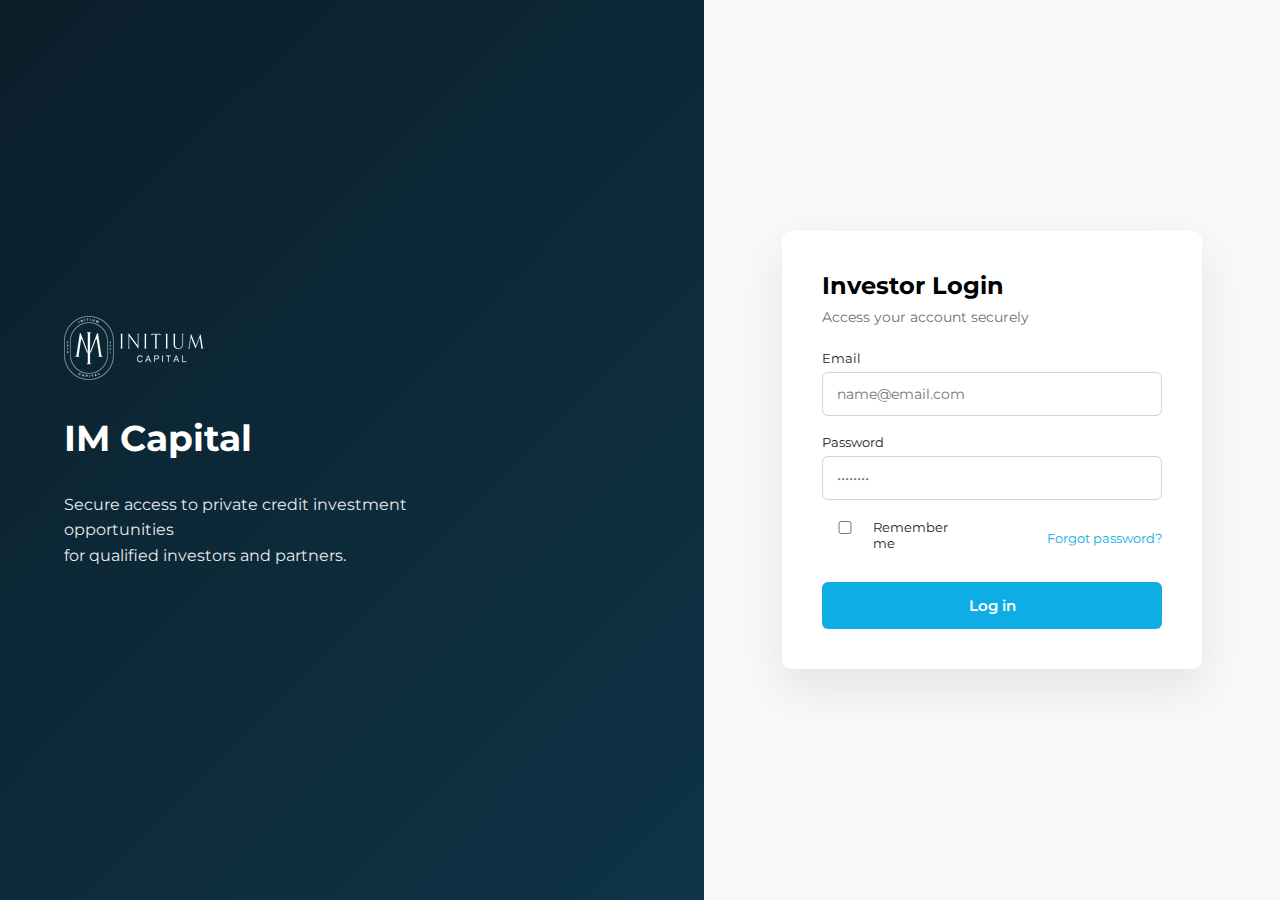
<file: login.html>
<!DOCTYPE html>
<html lang="en">
<head>
  <meta charset="UTF-8" />
  <title>Login | IM Capital</title>
  <meta name="viewport" content="width=device-width, initial-scale=1.0" />

  <!-- Font -->
  <link rel="preconnect" href="https://fonts.googleapis.com">
  <link rel="preconnect" href="https://fonts.gstatic.com" crossorigin>
  <link href="https://fonts.googleapis.com/css2?family=Montserrat:wght@400;500;600;700&display=swap" rel="stylesheet">

  <link rel="stylesheet" href="./CSS/login.css" />
</head>

<body>

<div class="login-page">

  <!-- Left: Brand / Trust -->
  <section class="login-brand">
    <a href="./Initium.html">
      <img src="./Images/initium_logo_transparent_full_h64.png" alt="IM Capital Logo" />
    </a>
    
    <h1>IM Capital</h1>
    <p>
      Secure access to private credit investment opportunities<br/>
      for qualified investors and partners.
    </p>
  </section>

  <!-- Right: Login Card -->
  <section class="login-panel">
    <div class="login-card">

      <h2>Investor Login</h2>
      <p class="sub">Access your account securely</p>

      <form>
        <label>Email</label>
        <input type="email" placeholder="name@email.com" required />

        <label>Password</label>
        <input type="password" placeholder="••••••••" required />

        <div class="login-row">
          <label class="remember">
            <input type="checkbox" />
            Remember me
          </label>
          <a href="#">Forgot password?</a>
        </div>

        <button type="submit">Log in</button>
      </form>

    </div>
  </section>

</div>

</body>
</html>
</file>
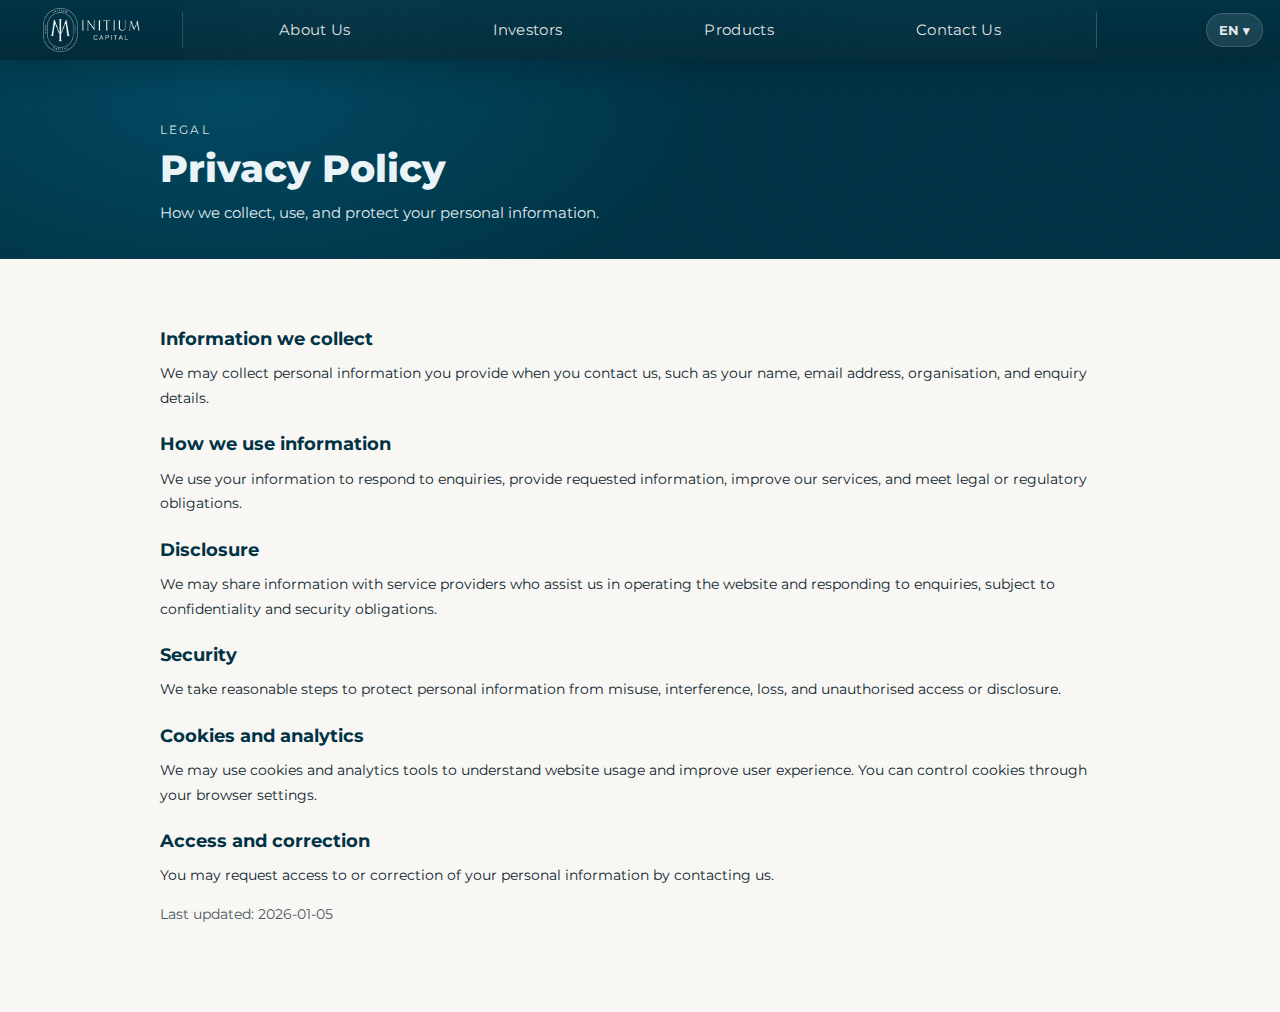
<file: Privacy.html>
<!DOCTYPE html>
<html lang="en">

<head>
    <meta charset="UTF-8" />
    <meta name="viewport" content="width=device-width, initial-scale=1.0" />
    <title data-i18n="privacy_title_tag">Privacy Policy | Initium Capital</title>

    <link rel="preconnect" href="https://fonts.googleapis.com">
    <link rel="preconnect" href="https://fonts.gstatic.com" crossorigin>
    <link href="https://fonts.googleapis.com/css2?family=Montserrat:wght@300;400;500;600;700;800&display=swap"
        rel="stylesheet">

    <link rel="stylesheet" href="./CSS/style.css" />
</head>

<body>

    <!-- 导航栏 -->
    <header class="navbar">

        <!-- 左侧：品牌（整体可点击回 Home） -->
        <div class="nav-left">
            <a href="./Initium.html" class="brand" aria-label="Go to home">
                <span class="brand-logo">
                    <img src="./Images/initium_logo_transparent_full_h64.png" alt="Initium Capital Logo" />
                </span>
            </a>
        </div>

        <!-- 中间：导航 -->
        <nav class="nav-mid" aria-label="Primary">
            <a href="./AboutUs.html" class="nav-link" data-i18n="nav_about">About Us</a>
            <a href="./investor.html" class="nav-link" data-i18n="nav_investors">Investors</a>
            <a href="./Products.html" class="nav-link" data-i18n="nav_products">Products</a>
            <a href="./ContactUs.html" class="nav-link" data-i18n="nav_contact">Contact Us</a>
        </nav>

        <!-- 右侧：语言 + 登录（左右平均） -->
        <div class="nav-right">


            <div class="nav-right-half lang-selector">
                <button class="lang-btn" type="button">EN ▾</button>
                <ul class="lang-dropdown">
                    <li data-lang="en">English</li>
                    <li data-lang="zh">中文</li>
                </ul>
            </div>


        </div>

    </header>

    <main class="legal-page">
        <section class="legal-hero">
            <div class="legal-container">
                <p class="legal-kicker" data-i18n="legal_kicker">LEGAL</p>
                <h1 class="legal-title" data-i18n="privacy_h1">Privacy Policy</h1>
                <p class="legal-sub" data-i18n="privacy_sub">
                    How we collect, use, and protect your personal information.
                </p>
            </div>
        </section>

        <section class="legal-body">
            <div class="legal-container legal-prose">

                <h2 data-i18n="privacy_h2_1">Information we collect</h2>
                <p data-i18n="privacy_p_1">
                    We may collect personal information you provide when you contact us, such as your name, email
                    address, organisation, and enquiry details.
                </p>

                <h2 data-i18n="privacy_h2_2">How we use information</h2>
                <p data-i18n="privacy_p_2">
                    We use your information to respond to enquiries, provide requested information, improve our
                    services, and meet legal or regulatory obligations.
                </p>

                <h2 data-i18n="privacy_h2_3">Disclosure</h2>
                <p data-i18n="privacy_p_3">
                    We may share information with service providers who assist us in operating the website and
                    responding to enquiries, subject to confidentiality and security obligations.
                </p>

                <h2 data-i18n="privacy_h2_4">Security</h2>
                <p data-i18n="privacy_p_4">
                    We take reasonable steps to protect personal information from misuse, interference, loss, and
                    unauthorised access or disclosure.
                </p>

                <h2 data-i18n="privacy_h2_5">Cookies and analytics</h2>
                <p data-i18n="privacy_p_5">
                    We may use cookies and analytics tools to understand website usage and improve user experience. You
                    can control cookies through your browser settings.
                </p>

                <h2 data-i18n="privacy_h2_6">Access and correction</h2>
                <p data-i18n="privacy_p_6">
                    You may request access to or correction of your personal information by contacting us.
                </p>

                <p class="legal-updated" data-i18n="legal_updated">
                    Last updated: 2026-01-05
                </p>
            </div>
        </section>
    </main>

    <!-- ✅ 你的 Footer 复用 -->

    <script src="./JS/i18n.js"></script>
</body>

</html>
</file>
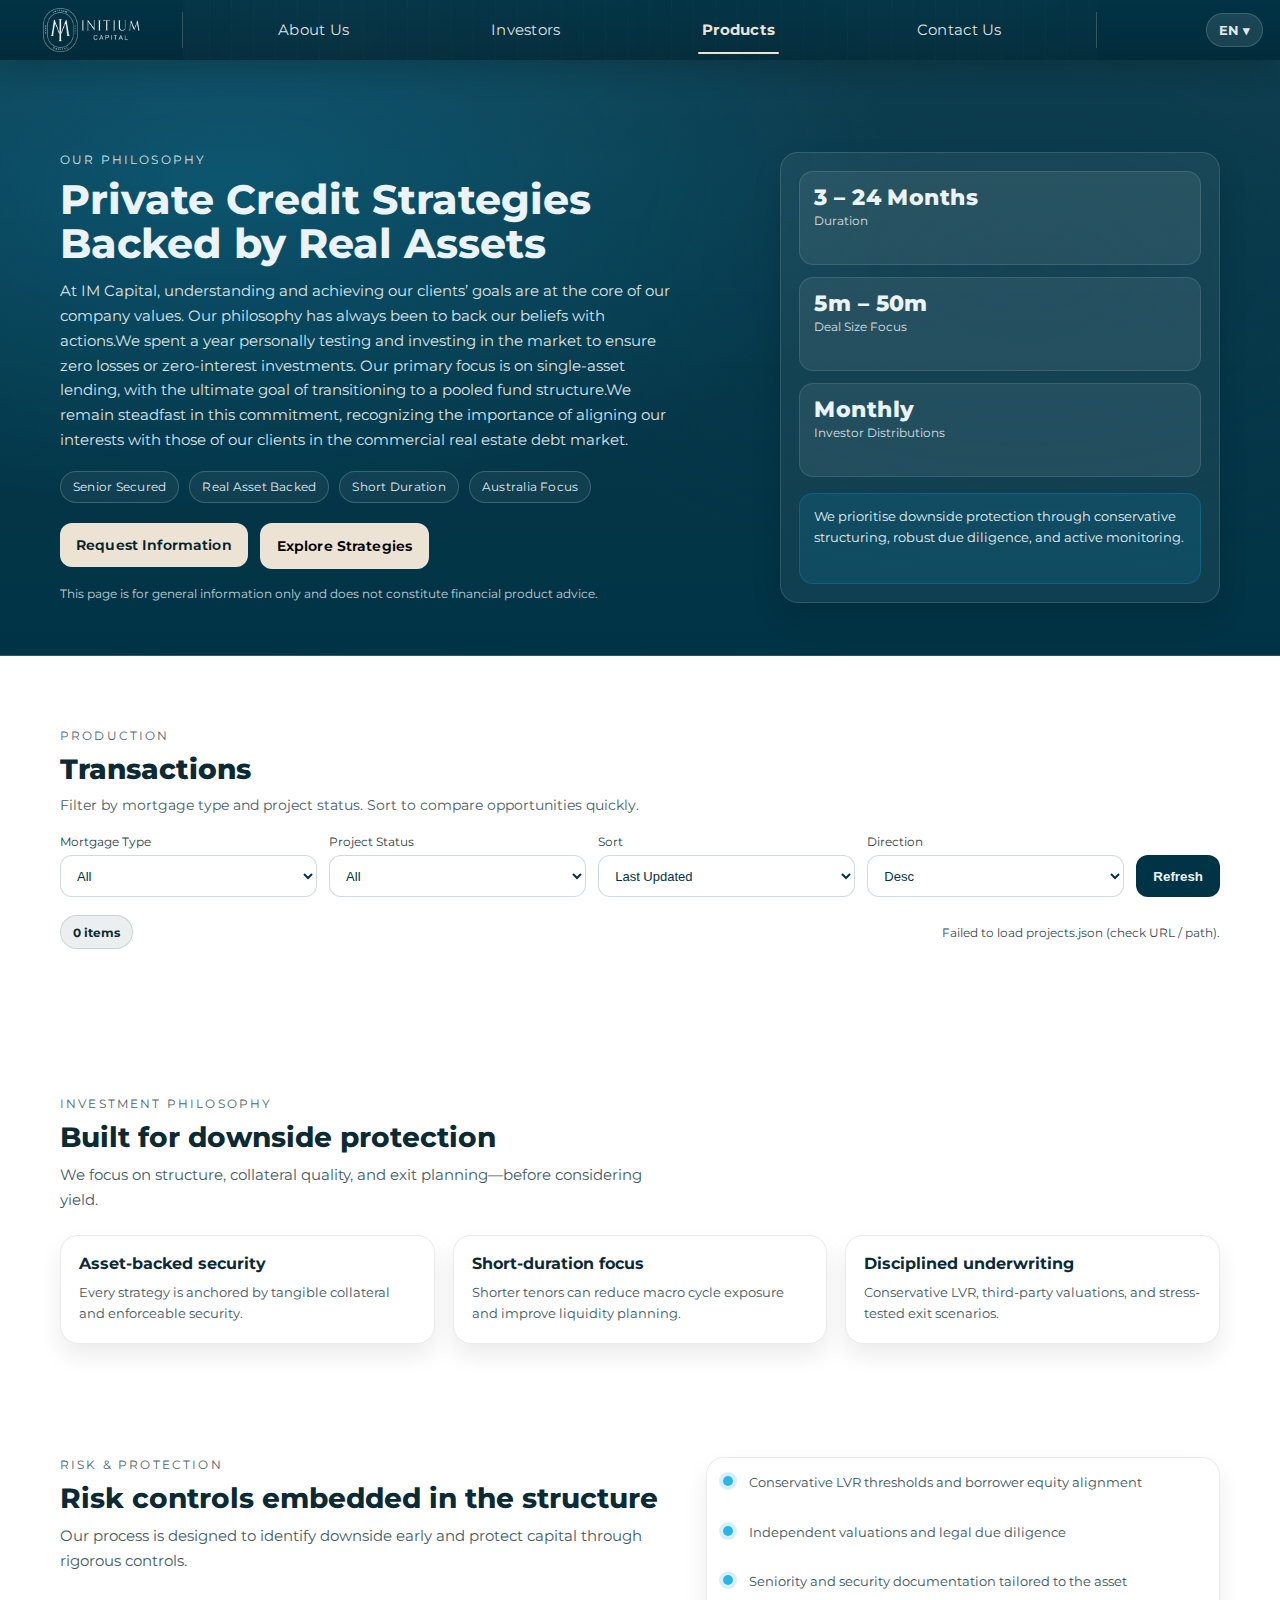
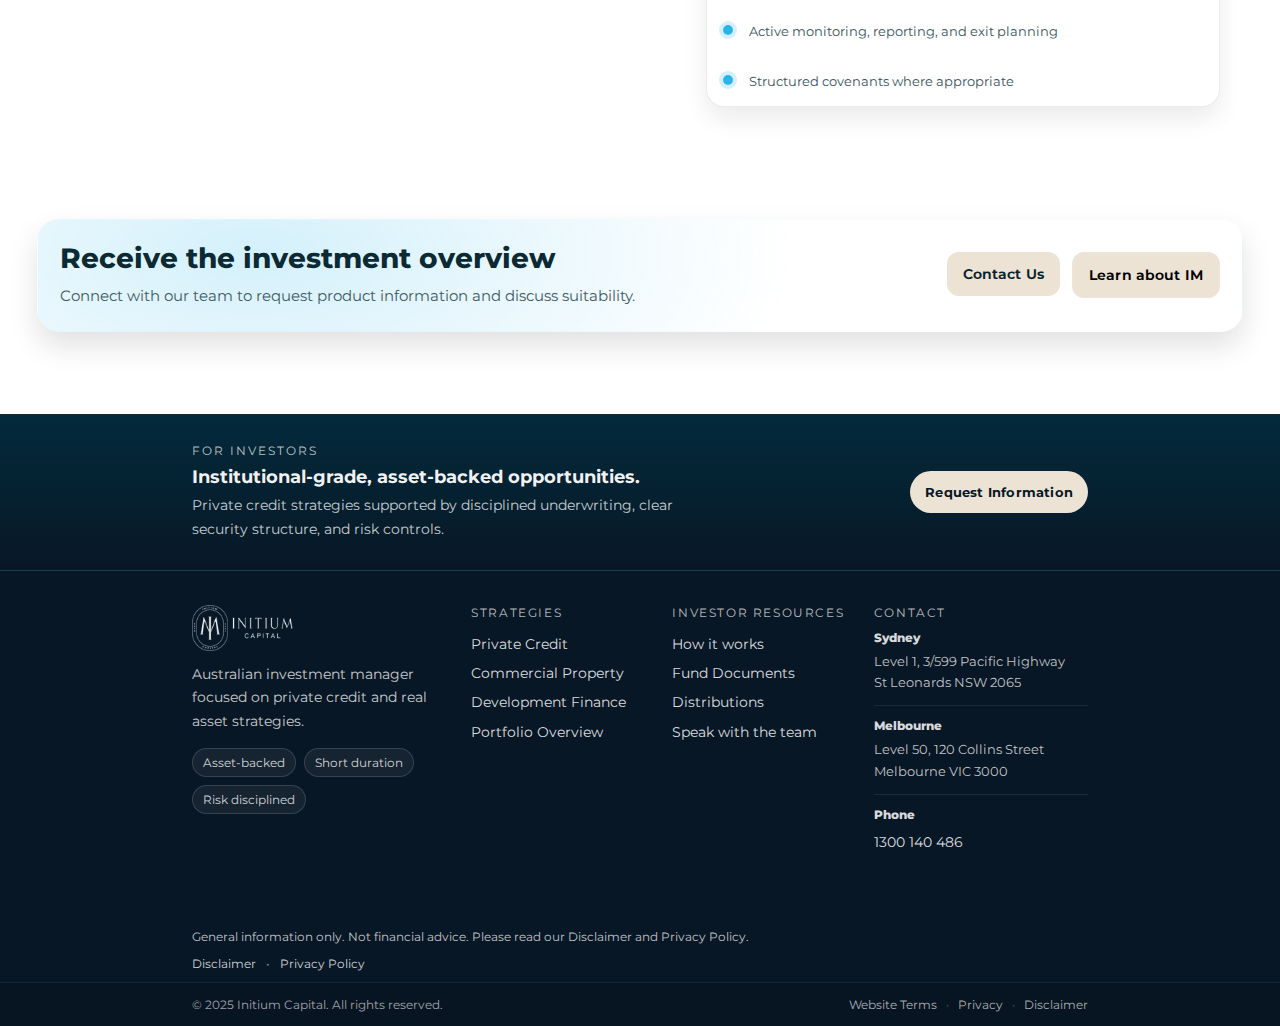
<file: Products.html>
<!DOCTYPE html>
<html lang="en">

<head>
    <meta charset="UTF-8" />
    <meta name="viewport" content="width=device-width, initial-scale=1.0" />
    <title>Initium Capital</title>

    <link rel="preconnect" href="https://fonts.googleapis.com">
    <link rel="preconnect" href="https://fonts.gstatic.com" crossorigin>
    <link href="https://fonts.googleapis.com/css2?family=Montserrat:wght@300;400;500;600;700;800&display=swap"
        rel="stylesheet">


    <link rel="icon" href="./Images/Initium.png" />
    <link rel="stylesheet" href="./CSS/style.css" />
    <link rel="stylesheet" href="./CSS/company-snapshot.css" />
    <link rel="stylesheet" href="./CSS/products.css" />

    <link rel="stylesheet" href="./CSS/production-x.css" />




</head>




<body>

    <!-- 导航栏 -->
    <header class="navbar">

        <!-- 左侧：品牌（整体可点击回 Home） -->
        <div class="nav-left">
            <a href="./Initium.html" class="brand" aria-label="Go to home">
                <span class="brand-logo">
                    <img src="./Images/initium_logo_transparent_full_h64.png" alt="Initium Capital Logo" />
                </span>
            </a>
        </div>

        <!-- 中间：导航 -->
        <nav class="nav-mid" aria-label="Primary">
            <a href="./AboutUs.html" class="nav-link" data-i18n="nav_about">About Us</a>
            <a href="./investor.html" class="nav-link" data-i18n="nav_investors">Investors</a>
            <a href="./Products.html" class="nav-link is-active" data-i18n="nav_products">Products</a>
            <a href="./ContactUs.html" class="nav-link" data-i18n="nav_contact">Contact Us</a>
        </nav>

        <!-- 右侧：语言 + 登录（左右平均） -->
        <div class="nav-right">



            <div class="nav-right-half lang-selector">
                <button class="lang-btn" type="button">EN ▾</button>
                <ul class="lang-dropdown">
                    <li data-lang="en">English</li>
                    <li data-lang="zh">中文</li>
                </ul>
            </div>


        </div>

    </header>



    <main class="products">



        <!-- ================= HERO ================= -->
        <section class="prd-hero">
            <div class="prd-container prd-hero-grid">
                <div class="prd-hero-copy">
                    <p class="prd-kicker" data-i18n="prd_kicker">PRODUCTS</p>
                    <h1 class="prd-title" data-i18n="prd_title">
                        Private Credit Strategies Backed by Real Assets
                    </h1>
                    <p class="prd-sub" data-i18n="prd_sub">
                        Short-duration, asset-secured investments targeting stable income and capital preservation
                        across Australia.
                    </p>

                    <div class="prd-badges" aria-label="Key product attributes">
                        <span class="prd-badge" data-i18n="prd_badge_1">Senior Secured</span>
                        <span class="prd-badge" data-i18n="prd_badge_2">Real Asset Backed</span>
                        <span class="prd-badge" data-i18n="prd_badge_3">Short Duration</span>
                        <span class="prd-badge" data-i18n="prd_badge_4">Australia Focus</span>
                    </div>

                    <div class="prd-hero-cta">
                        <a class="btn btn-primary" href="./ContactUs.html" data-i18n="prd_cta_primary">Request
                            Information</a>
                        <a class="btn btn-ghost" href="#prdProducts" data-i18n="prd_cta_secondary">Explore
                            Strategies</a>
                    </div>

                    <p class="prd-disclaimer" data-i18n="prd_disclaimer">
                        This page is for general information only and does not constitute financial product advice.
                    </p>
                </div>

                <div class="prd-hero-panel" aria-label="Products highlight panel">
                    <div class="prd-hero-metric">
                        <div class="prd-metric-num" data-i18n="prd_metric_1_num">3–24</div>
                        <div class="prd-metric-lbl" data-i18n="prd_metric_1_lbl">Month typical tenor</div>
                    </div>
                    <div class="prd-hero-metric">
                        <div class="prd-metric-num" data-i18n="prd_metric_2_num">≤80%</div>
                        <div class="prd-metric-lbl" data-i18n="prd_metric_2_lbl">Disciplined LVR focus</div>
                    </div>
                    <div class="prd-hero-metric">
                        <div class="prd-metric-num" data-i18n="prd_metric_3_num">Senior</div>
                        <div class="prd-metric-lbl" data-i18n="prd_metric_3_lbl">Security-first approach</div>
                    </div>

                    <div class="prd-hero-note" data-i18n="prd_hero_note">
                        We prioritise downside protection through conservative structuring, robust due diligence, and
                        active monitoring.
                    </div>
                </div>
            </div>
        </section>









        <section class="prodx" id="production">
            <div class="prodx-container">
                <header class="prodx-head">
                    <div>
                        <p class="prodx-kicker" data-i18n="prod_kicker">PRODUCTION</p>
                        <h2 class="prodx-title" data-i18n="prod_title">Transactions</h2>
                        <p class="prodx-sub" data-i18n="prod_sub">
                            Filter by mortgage type and project status. Sort to compare opportunities quickly.
                        </p>
                    </div>

                    <div class="prodx-controls">
                        <div class="prodx-control">
                            <label for="prodMortgageType" data-i18n="prod_filter_mortgage">Mortgage Type</label>
                            <select id="prodMortgageType">
                                <option value="" data-i18n="prod_all">All</option>
                                <option value="First Mortgage">First Mortgage</option>
                                <option value="Second Mortgage">Second Mortgage</option>
                            </select>
                        </div>

                        <div class="prodx-control">
                            <label for="prodProjectStatus" data-i18n="prod_filter_status">Project Status</label>
                            <select id="prodProjectStatus">
                                <option value="" data-i18n="prod_all">All</option>
                                <option value="Live Transaction">Live Transaction</option>
                                <option value="Fully Subscribed">Fully Subscribed</option>
                            </select>
                        </div>

                        <div class="prodx-control">
                            <label for="prodSortBy" data-i18n="prod_sort">Sort</label>
                            <select id="prodSortBy">
                                <option value="LastUpdated" data-i18n="prod_sort_updated">Last Updated</option>
                                <option value="TargetReturn" data-i18n="prod_sort_return">Target Return</option>
                                <option value="FacilityAmount" data-i18n="prod_sort_facility">Facility Amount</option>
                                <option value="LVR" data-i18n="prod_sort_lvr">LVR</option>
                                <option value="Term" data-i18n="prod_sort_term">Term</option>
                            </select>
                        </div>

                        <div class="prodx-control">
                            <label for="prodSortDir" data-i18n="prod_sort_dir">Direction</label>
                            <select id="prodSortDir">
                                <option value="desc" data-i18n="prod_desc">Desc</option>
                                <option value="asc" data-i18n="prod_asc">Asc</option>
                            </select>
                        </div>

                        <button class="prodx-btn" id="prodRefresh" type="button" data-i18n="prod_refresh">
                            Refresh
                        </button>
                    </div>
                </header>

                <div class="prodx-meta">
                    <div class="prodx-chip" id="prodCount">0 items</div>
                    <div class="prodx-note" id="prodState" aria-live="polite"></div>
                </div>

                <div class="prodx-grid" id="prodGrid"></div>
            </div>
        </section>


























        <!-- ================= WHY THESE PRODUCTS ================= -->
        <section class="prd-why">
            <div class="prd-container">
                <header class="prd-section-head">
                    <p class="prd-kicker" data-i18n="prd_why_kicker">INVESTMENT PHILOSOPHY</p>
                    <h2 class="prd-h2" data-i18n="prd_why_title">Built for downside protection</h2>
                    <p class="prd-lead" data-i18n="prd_why_sub">
                        We focus on structure, collateral quality, and exit planning—before considering yield.
                    </p>
                </header>

                <div class="prd-grid prd-grid-3">
                    <article class="prd-mini">
                        <h3 class="prd-h4" data-i18n="prd_why_1_title">Asset-backed security</h3>
                        <p data-i18n="prd_why_1_copy">Every strategy is anchored by tangible collateral and enforceable
                            security.</p>
                    </article>

                    <article class="prd-mini">
                        <h3 class="prd-h4" data-i18n="prd_why_2_title">Short-duration focus</h3>
                        <p data-i18n="prd_why_2_copy">Shorter tenors can reduce macro cycle exposure and improve
                            liquidity planning.</p>
                    </article>

                    <article class="prd-mini">
                        <h3 class="prd-h4" data-i18n="prd_why_3_title">Disciplined underwriting</h3>
                        <p data-i18n="prd_why_3_copy">Conservative LVR, third-party valuations, and stress-tested exit
                            scenarios.</p>
                    </article>
                </div>
            </div>
        </section>


        <!-- ================= RISK & PROTECTION ================= -->
        <section class="prd-risk">
            <div class="prd-container prd-risk-grid">
                <div>
                    <p class="prd-kicker" data-i18n="prd_risk_kicker">RISK & PROTECTION</p>
                    <h2 class="prd-h2" data-i18n="prd_risk_title">Risk controls embedded in the structure</h2>
                    <p class="prd-lead" data-i18n="prd_risk_sub">
                        Our process is designed to identify downside early and protect capital through rigorous
                        controls.
                    </p>
                </div>

                <ul class="prd-check">
                    <li data-i18n="prd_r1">Conservative LVR thresholds and borrower equity alignment</li>
                    <li data-i18n="prd_r2">Independent valuations and legal due diligence</li>
                    <li data-i18n="prd_r3">Seniority and security documentation tailored to the asset</li>
                    <li data-i18n="prd_r4">Active monitoring, reporting, and exit planning</li>
                    <li data-i18n="prd_r5">Structured covenants where appropriate</li>
                </ul>
            </div>
        </section>





        <!-- ================= CTA ================= -->
        <section class="prd-cta">
            <div class="prd-container prd-cta-box">
                <div>
                    <h2 class="prd-h2" data-i18n="prd_cta_title">Receive the investment overview</h2>
                    <p class="prd-lead" data-i18n="prd_cta_sub">
                        Connect with our team to request product information and discuss suitability.
                    </p>
                </div>

                <div class="prd-cta-actions">
                    <a class="btn btn-primary" href="./ContactUs.html" data-i18n="prd_cta_btn_1">Contact Us</a>
                    <a class="btn btn-ghost" href="./AboutUs.html" data-i18n="prd_cta_btn_2">Learn about Initium</a>
                </div>
            </div>
        </section>

    </main>




</body>



<!-- 页脚 -->
<footer class="footer-investor" aria-label="Investor footer">
    <!-- Top action strip -->
    <section class="fi-top">
        <div class="fi-container fi-top-inner">
            <div class="fi-top-copy">
                <div class="fi-eyebrow" data-i18n="footer_top_eyebrow">FOR INVESTORS</div>
                <h3 class="fi-title" data-i18n="footer_top_title">Institutional-grade, asset-backed opportunities.
                </h3>
                <p class="fi-sub" data-i18n="footer_top_sub">
                    Private credit strategies supported by disciplined underwriting, clear security structure,
                    and risk controls.
                </p>
            </div>

            <div class="fi-top-actions">
                <a class="fi-btn fi-btn-primary" href="./ContactUs.html" data-i18n="footer_btn_request">Request
                    Information</a>
            </div>
        </div>
    </section>

    <!-- Main grid -->
    <section class="fi-main">
        <div class="fi-container fi-grid">
            <!-- Brand -->
            <div class="fi-brand">
                <img class="fi-logo" src="./Images/initium_logo_transparent_full_h64.png" alt="Initium Capital"
                    decoding="async" fetchpriority="low">
                <p class="fi-brand-line" data-i18n="footer_brand_line">
                    Australian investment manager focused on private credit and real asset strategies.
                </p>

                <div class="fi-badges" aria-label="Key attributes">
                    <span class="fi-badge">Asset-backed</span>
                    <span class="fi-badge">Short duration</span>
                    <span class="fi-badge">Risk disciplined</span>
                </div>
            </div>

            <!-- Strategies -->
            <nav class="fi-col" aria-label="Investment strategies">
                <div class="fi-col-title" data-i18n="footer_col_strategies">Strategies</div>
                <a class="fi-link" href="./Products.html#private-credit" data-i18n="footer_link_private_credit">Private
                    Credit</a>
                <a class="fi-link" href="./Products.html#commercial-property"
                    data-i18n="footer_link_commercial">Commercial Property</a>
                <a class="fi-link" href="./Products.html#development-finance"
                    data-i18n="footer_link_development">Development Finance</a>
                <a class="fi-link" href="./Portfolio.html" data-i18n="footer_link_portfolio">Portfolio Overview</a>
            </nav>

            <!-- Investor resources -->
            <nav class="fi-col" aria-label="Investor resources">
                <div class="fi-col-title" data-i18n="footer_col_resources">Investor Resources</div>
                <a class="fi-link" href="./Investors.html#how-it-works" data-i18n="how_it_works">How it works</a>
                <a class="fi-link" href="./Investors.html#documents" data-i18n="documents">Fund Documents</a>
                <a class="fi-link" href="./Investors.html#distributions" data-i18n="distributions">Distributions</a>
                <a class="fi-link" href="./ContactUs.html" data-i18n="contact">Speak with the team</a>
            </nav>

            <!-- Contact -->
            <div class="fi-col" aria-label="Contact details">
                <div class="fi-col-title" data-i18n="footer_col_contact">Contact</div>

                <div class="fi-meta">
                    <div class="fi-meta-title" data-i18n="contact_city_1">Sydney</div>
                    <div class="fi-meta-text">Level 1, 3/599 Pacific Highway<br />St Leonards NSW 2065</div>
                </div>

                <div class="fi-meta">
                    <div class="fi-meta-title" data-i18n="contact_city_2">Melbourne</div>
                    <div class="fi-meta-text">Level 50, 120 Collins Street<br />Melbourne VIC 3000</div>
                </div>

                <div class="fi-meta">
                    <div class="fi-meta-title" data-i18n="contact_phone">Phone</div>
                    <a class="fi-link" href="tel:+611300140486">1300 140 486</a>
                </div>
            </div>
        </div>
    </section>

    <!-- Legal mini disclaimer -->
    <section class="fi-legal-mini">
        <div class="fi-container">
            <div class="legal-mini">
                <p class="legal-mini__text" data-i18n="legal_mini">
                    General information only. Not financial advice. Please read our Disclaimer and Privacy Policy.
                </p>

                <div class="legal-mini__links">
                    <a href="./Disclaimer.html" data-i18n="legal_disclaimer_link">Disclaimer</a>
                    <span class="legal-mini__sep">•</span>
                    <a href="./Privacy.html" data-i18n="legal_privacy_link">Privacy Policy</a>
                </div>
            </div>
        </div>
    </section>


    <!-- Legal -->
    <section class="fi-legal">
        <div class="fi-container fi-legal-inner">
            <div class="fi-legal-left">© 2025 Initium Capital. All rights reserved.</div>
            <div class="fi-legal-right">
                <a class="fi-legal-link" href="./terms.html" data-i18n="footer_legal_terms">Website Terms</a>
                <span class="fi-dot">·</span>
                <a class="fi-legal-link" href="./privacy.html" data-i18n="footer_legal_privacy">Privacy</a>
                <span class="fi-dot">·</span>
                <a class="fi-legal-link" href="./disclaimer.html" data-i18n="footer_legal_disclaimer">Disclaimer</a>
            </div>
        </div>
    </section>


</footer>


<script src="./JS/carousel.js"></script>
<script src="./JS/i18n.js"></script>
<script src="./JS/sa-carousel.js"></script>
<script src="./JS/company-snapshot.js"></script>

<script src="./JS/production-x.js"></script>



</html>
</file>
<file: CSS/style.css>
html,
body {
  height: 100%;
  margin: 0;
  font-family:
    "Montserrat",
    -apple-system,
    BlinkMacSystemFont,
    "Segoe UI",
    "PingFang SC",
    "Hiragino Sans GB",
    "Microsoft YaHei",
    "Noto Sans CJK SC",
    Arial,
    sans-serif;
}

/* 整体竖向布局 */
body {
  display: flex;
  flex-direction: column;
}

/* ================= Navbar Redesign (keeps your colors) ================= */
:root {
  --nav-h: 60px;
  /* 56 / 60 / note: 64 */

  /* Brand Navy System */
  --brand-navy: #003345;
  /* 你的主色 */
  --brand-navy-2: #022b3a;
  /* 你的渐变第二色 */
  --brand-ink: #081726;
  /* 你现在用的深底（footer/hero） */

  /* “深蓝区块统一背景”：用它来当所有深色 section 的底 */
  --surface-dark: var(--brand-navy);
  --surface-dark-2: var(--brand-navy-2);

  /* 深色卡片：不要 rgba，避免叠加变灰 */
  --card-dark: #062b3b;
  --card-dark-2: #083246;

  /* 白色线条/分隔 */
  --line-on-dark: rgba(255, 255, 255, 0.10);


}


.navbar {
  position: fixed;
  top: 0;
  left: 0;
  right: 0;
  height: var(--nav-h);
  z-index: 1000;

  display: grid;
  grid-template-columns: 1.2fr 6fr 1.2fr;
  align-items: stretch;

  box-shadow: 0 10px 30px rgba(0, 0, 0, 0.18);
}


/* 左 / 中 / 右 三段保持你的颜色，但更精致 */
.nav-left {
  background: linear-gradient(180deg, var(--brand-navy), var(--brand-navy-2));
  display: flex;
  justify-content: center;
  /* 水平居中 */
  align-items: center;
  /* 垂直居中 */
  padding: 0 14px;
  position: relative;
}

.nav-mid {
  background: linear-gradient(180deg, var(--brand-navy), var(--brand-navy-2));
  display: flex;
  align-items: center;
  justify-content: space-evenly;
  /* 水平均匀分布（关键） */
  gap: 34px;
  position: relative;
  overflow: hidden;
}

.nav-right {
  background: linear-gradient(180deg, var(--brand-navy), var(--brand-navy-2));
  display: flex;
  align-items: center;
  justify-content: flex-end;
  padding: 0;
  position: relative;
}


/* 右侧两块：语言 + login 平分 */
.nav-right-half {
  width: 50%;
  height: 100%;
  display: flex;
  align-items: center;
  justify-content: center;
  position: relative;
}

/* 语言按钮 */
.lang-btn {
  background: rgba(255, 255, 255, 0.10);
  border: 1px solid rgba(255, 255, 255, 0.16);
  color: rgba(255, 255, 255, 0.90);
  padding: 8px 12px;
  border-radius: 999px;
  font-family: 'Montserrat', sans-serif;
  font-size: 13px;
  font-weight: 700;
  cursor: pointer;
  transition: transform .18s ease, background .18s ease;
}

.lang-btn:hover {
  transform: translateY(-1px);
  background: rgba(255, 255, 255, 0.14);
}

/* 下拉菜单 */
.lang-dropdown {
  position: absolute;
  top: calc(100% + 10px);
  right: 12px;

  width: 150px;
  list-style: none;
  padding: 8px 0;
  margin: 0;

  background: rgba(255, 255, 255, 0.96);
  border: 1px solid rgba(0, 0, 0, 0.08);
  border-radius: 14px;
  box-shadow: 0 18px 40px rgba(0, 0, 0, 0.18);

  display: none;
  z-index: 3000;
}

.lang-dropdown.show {
  display: block;
}

.lang-dropdown li {
  padding: 10px 14px;
  font-size: 13px;
  cursor: pointer;
  color: #003345;
}

.lang-dropdown li:hover {
  background: rgba(0, 51, 69, 0.06);
}




/* 分割线：让三段更“金融 UI” */
.nav-left::after,
.nav-mid::after {
  content: "";
  position: absolute;
  right: 0;
  width: 1px;
  background: rgba(255, 255, 255, 0.18);

  top: 12px;
  /* 上留白 */
  bottom: 12px;
  /* 下留白 */
}

/* 中间淡淡的网格光感（不影响主体） */
.nav-mid::before {
  content: "";
  position: absolute;
  inset: -40px;
  background:
    radial-gradient(circle at 20% 40%, rgba(255, 255, 255, 0.10), transparent 55%),
    radial-gradient(circle at 80% 20%, rgba(255, 255, 255, 0.08), transparent 55%),
    repeating-linear-gradient(to right,
      rgba(255, 255, 255, 0.06) 0px,
      rgba(255, 255, 255, 0.06) 1px,
      transparent 1px,
      transparent 22px);
  opacity: 0.25;
  pointer-events: none;
}

/* ====== Brand ====== */
.brand {
  display: inline-flex;
  /* 关键：不要用 flex + width:100% */
  align-items: center;
  justify-content: center;
  height: 100%;
  width: auto;
  /* 关键 */
  text-decoration: none;
  /* 因为是 a 标签 */
}

.brand-logo {
  display: flex;
  align-items: center;
  justify-content: center;
  height: 100%;
}

/* logo 图片：完整显示 + 跟随导航高度 */
.brand-logo img {
  height: calc(var(--nav-h) - 16px);
  /* 关键：控制logo大小（可改 12~20） */
  width: auto;
  object-fit: contain;
  /* 关键：不裁切，不变形 */
  display: block;
}





/* ====== Links ====== */
.nav-link {
  position: relative;
  text-decoration: none;
  color: rgba(255, 255, 255, 0.88);
  font-size: 15px;
  letter-spacing: 0.3px;
  padding: 0 12px;
  line-height: var(--nav-h);
  /* ✅ 垂直居中并跟随高度 */
  transition: transform .2s ease, color .2s ease;
}

.nav-link:hover {
  color: rgba(255, 255, 255, 1);
  transform: translateY(-1px);
}

/* 金融风下划线（hover 出现） */
.nav-link::after {
  content: "";
  position: absolute;
  left: 8px;
  right: 8px;
  bottom: 6px;
  height: 2px;
  border-radius: 999px;
  background: #ECE3D5;
  transform: scaleX(0);
  transform-origin: left;
  transition: transform .22s ease;
}

.nav-link:hover::after {
  transform: scaleX(1);
}


/* ✅ 当前页面：保持显示 */
.nav-link.is-active::after{
  transform: scaleX(1);
}

/* 当前页面文字也可稍微强调 */
.nav-link.is-active{
  color: #ECE3D5;
  font-weight: 700;
}


/* ====== CTA Button ====== */
.nav-cta {
  text-decoration: none;
  font-weight: 800;
  letter-spacing: 0.2px;
  font-size: 14px;
  line-height: 1;
  /* 防止按钮内部再撑高 */

  color: #003345;
  background: #ece3d5;
  border: 1px solid rgba(0, 51, 69, 0.18);
  padding: 8px 14px;
  border-radius: 999px;

  display: inline-flex;
  align-items: center;
  gap: 8px;

  transition: transform .18s ease, background .18s ease;
}

.nav-cta:hover {
  transform: translateY(-1px);
  background: rgba(255, 255, 255, 0.95);
}



/* 小屏：自动紧凑（不影响轮播和主体） */
@media (max-width: 860px) {
  .navbar {
    grid-template-columns: 1.6fr 5fr 1.4fr;
  }

  .nav-mid {
    gap: 16px;
  }

  .nav-link {
    font-size: 13.5px;
  }

  .brand-name {
    font-size: 14px;
  }
}

/* main */
main {
  margin-top: var(--nav-h);
}


/* ================= CAROUSEL FULL WIDTH (RAM STYLE) ================= */
.carousel-wrapper {
  width: 100%;
  height: calc((100vh - var(--nav-h)) * 0.75);
  background: var(--surface-dark);
}

/* ✅ 轮播主体占满 */
.carousel {
  position: relative;
  width: 100%;
  height: 100%;
  overflow: hidden;
  background: linear-gradient(180deg, var(--brand-navy) 0%, var(--brand-navy-2) 100%);
}

/* ✅ 左侧固定背景（永远不变） */
.hero-left-bg {
  position: absolute;
  left: 0;
  top: 0;
  width: 58%;
  height: 100%;
  z-index: 2;
  background: linear-gradient(90deg,
      rgba(0, 51, 69, 0.96) 0%,
      rgba(0, 51, 69, 0.96) 72%,
      rgba(0, 51, 69, 0.40) 90%,
      rgba(0, 51, 69, 0.00) 100%);
}

/* ✅ 左侧文字层（只换文字，不换背景） */
.hero-text-layer {
  position: absolute;
  left: 0;
  top: 0;
  width: 52%;
  /* ✅ 从 58% 缩到 52% */
  height: 100%;
  z-index: 5;

  padding-left: clamp(24px, 4vw, 64px);
  padding-right: clamp(24px, 3vw, 48px);
  /* ✅ 明确给右侧留安全区 */

  display: flex;
  align-items: center;
  /* 垂直居中（结构级） */
}

/* 每条文案占满左侧区域（叠在一起，通过 class 控制显示） */
.text-slide {
  position: absolute;
  max-width: 80ch;
  /* ✅ 控制行长，避免太靠右 */
  opacity: 0;
  transform: translateX(-40px) translateY(4px);
  transition: opacity .85s ease, transform .85s ease;
  pointer-events: none;
}

/* ✅ 进场：从左到中，0->1 */
.text-slide.is-active {
  opacity: 1;
  transform: translateX(0) translateY(4px);
  pointer-events: auto;
}

/* ✅ 退场：从中到右，1->0 */
.text-slide.is-exit {
  opacity: 0;
  transform: translateX(40px) translateY(4px);
}

/* 文案样式 */
.hero-kicker {
  font-size: 12px;
  letter-spacing: 2px;
  text-transform: uppercase;
  color: rgba(255, 255, 255, 0.85);
  margin-bottom: 14px;
}

.hero-title {
  margin: 0;
  font-size: clamp(10px, 1.3vw, 30px);
  line-height: 1.25;
  font-weight: 600;
  color: rgba(255, 255, 255, 0.95);
}

/* ✅ 右侧图片 track（你原来的无缝逻辑依赖 translateX） */
.carousel-track {
  height: 100%;
  display: flex;
  transition: transform .55s ease;
  will-change: transform;
  position: relative;
  z-index: 1;
}

/* slide：只负责承载右图 */
.carousel-slide.hero-slide {
  position: relative;
  flex: 0 0 100%;
  height: 100%;
  overflow: hidden;
}

/* ✅ 右侧背景图：斜切 + 缩放动画 */
.hero-right {
  position: absolute;
  inset: 0;
  background-image: var(--bg);
  background-size: cover;
  background-position: center;
  background-repeat: no-repeat;

  clip-path: polygon(58% 0%, 100% 0%, 100% 100%, 42% 100%);

  opacity: 0;
  transform: scale(1.05);
  transition: opacity .9s ease, transform 6.2s ease;
  filter: saturate(1.05) contrast(1.05);
}

/* ✅ 当前图：渐显 + 慢慢放大（RAM 那种呼吸感） */
.carousel-slide.is-active .hero-right {
  opacity: 1;
  transform: scale(1.15);
}

/* ✅ 斜分割线（更像 RAM） */
/* .carousel::after {
  content: "";
  position: absolute;
  top: -20%;
  left: 58%;
  width: 2px;
  height: 140%;
  background: rgba(255, 255, 255, 0.35);
  transform: skewX(-18deg);
  transform-origin: top;
  z-index: 6;
  opacity: 0.55;
} */

/* 小屏：不做斜切，改为全屏背景 + 文字面板 */
@media (max-width: 900px) {
  .hero-left-bg {
    width: 100%;
    background: rgba(0, 35, 48, 0.72);
  }

  .hero-text-layer {
    width: 100%;
  }

  .hero-right {
    clip-path: none;
    opacity: 0.55;
  }

  .carousel::after {
    display: none;
  }
}

/* ===== 圆点 & 进度条（保留你原来的） ===== */


.carousel-dot {
  width: 10px;
  height: 10px;
  border-radius: 999px;
  border: 1px solid rgba(255, 255, 255, .9);
  background: rgba(255, 255, 255, .35);
  cursor: pointer;
  padding: 0;
}

.carousel-dot.is-active {
  background: rgba(255, 255, 255, .95);
}


.carousel-progress-bar {
  height: 2px;
  width: 0;
  background: white;
  transition: width linear;
}


/* ===== 圆点 & 进度条：保持你原来的不动 ===== */
.carousel-dots {
  position: absolute;
  left: 50px;
  bottom: 40px;
  display: flex;
  gap: 8px;
  z-index: 10;
}

.carousel-dot {
  width: 10px;
  height: 10px;
  border-radius: 999px;
  border: 1px solid rgba(255, 255, 255, .9);
  background: rgba(255, 255, 255, .35);
  cursor: pointer;
  padding: 0;
}

.carousel-dot.is-active {
  background: rgba(255, 255, 255, .95);
}

.carousel-progress {
  position: absolute;
  left: 50px;
  bottom: 30px;
  width: fit-content;
  z-index: 10;
}

.carousel-progress-bar {
  height: 2px;
  width: 0;
  background: white;
  transition: width linear;
}


/* ================= FIVE STATS BAR (COMPACT VERSION) ================= */

.stats-bar {
  width: 100%;
  background: #f9f7f3;
  padding: 20px 0;

  position: relative;
  z-index: 2;
}

.stats-inner {
  width: 70%;
  margin: 0 auto;

  display: flex;
  justify-content: space-between;
  align-items: center;
}

.stat-item {
  flex: 1;
  text-align: center;
}

/* 主数字：明显放大 */
.stat-number {
  font-size: 40px;
  font-weight: 700;
  color: #003345;
  letter-spacing: 0.5px;
}

/* 描述文字：同步放大但保持克制 */
.stat-label {
  margin-top: 6px;
  font-size: 15px;
  color: #003345;
  opacity: 0.9;
}


/* ================= STATS BAR TRANSITIONS ================= */

/* 上：深 → 浅（Hero 到 Stats） */
.stats-transition-top {
  margin-top: 0.5px;
  height: 60px;
  background: linear-gradient(to bottom,
      rgba(8, 23, 38, 0.95),
      rgba(8, 23, 38, 0.55),
      rgba(249, 247, 243, 1));
}

/* 下：浅 → 深（Stats 到内容区） */
.stats-transition-bottom {
  height: 70px;
  background: linear-gradient(to bottom,
      rgba(249, 247, 243, 1),
      rgba(249, 247, 243, 0.6),
      rgba(8, 23, 38, 0.95));
}

/* stats bar 上下极细分割线（金融感） */
.stats-bar::before,
.stats-bar::after {
  content: "";
  position: absolute;
  left: 50%;
  transform: translateX(-50%);
  width: 80%;
  height: 1px;
  background: linear-gradient(to right,
      transparent,
      rgba(0, 51, 69, 0.25),
      transparent);
}

.stats-bar::before {
  top: 0;
}

.stats-bar::after {
  bottom: 0;
}


/* ================= Private Credit Fund Main Section ================= */

.pcf-main {
  background: #f9f7f3;
}

/* container */
.pcf-container {
  width: 70%;
  margin: 0 auto;
}

/* ---------- HERO ---------- */
.pcf-hero {
  position: relative;
  overflow: hidden;
  background: #081726;
  z-index: 1;
}

/* 3) pcf 底部 fade-out（从 pcf 叠加到透明） */
.pcf-hero::after{
  content:"";
  position:absolute;
  left:0; right:0; bottom:0;
  height: 96px;           /* 80~140 可调 */
  pointer-events:none;
  background: linear-gradient(
    to bottom,
    rgba(8,23,38,0.00) 0%,
    rgba(8,23,38,0.55) 45%,
    rgba(8,23,38,1.00) 100%
  );
}

.pcf-hero-bg {
  position: absolute;
  inset: 0;
  width: 100%;
  height: 100%;
  object-fit: cover;
  transform: scale(1.02);
}

.pcf-hero-overlay {
  position: absolute;
  inset: 0;
  background: linear-gradient(90deg, rgba(8, 23, 38, 0.92) 0%, rgba(8, 23, 38, 0.65) 55%, rgba(8, 23, 38, 0.88) 100%);
}

.pcf-hero-inner {
  position: relative;
  z-index: 2;
  padding: 54px 0;
  display: grid;
  grid-template-columns: 1.25fr 1fr;
  gap: 28px;
  align-items: start;
}

.pcf-eyebrow {
  display: inline-block;
  font-size: 12px;
  letter-spacing: 1.6px;
  text-transform: uppercase;
  color: rgba(255, 255, 255, 0.78);
  border: 1px solid rgba(255, 255, 255, 0.18);
  padding: 8px 12px;
  border-radius: 999px;
  backdrop-filter: blur(6px);
}

.pcf-hero-title {
  margin: 14px 0 10px;
  font-size: 38px;
  line-height: 1.12;
  font-weight: 800;
  color: #fff;
}

.pcf-hero-sub {
  margin: 0 0 16px;
  font-size: 15.5px;
  line-height: 1.75;
  color: rgba(255, 255, 255, 0.86);
}

/* badges */
.pcf-badges {
  display: grid;
  grid-template-columns: 1fr 1fr;
  gap: 12px;
  margin-top: 16px;
}

.pcf-badge {
  display: flex;
  gap: 12px;
  align-items: center;
  padding: 12px 12px;
  border-radius: 14px;
  background: rgba(255, 255, 255, 0.08);
  border: 1px solid rgba(255, 255, 255, 0.14);
}

.pcf-badge-ico {
  width: 34px;
  height: 34px;
  opacity: 0.95;
}

.pcf-badge-top {
  font-size: 13px;
  font-weight: 700;
  color: #fff;
}

.pcf-badge-btm {
  font-size: 12px;
  color: rgba(255, 255, 255, 0.78);
}

/* KPI card on the right */
.pcf-kpi-card {
  background: rgba(255, 255, 255, 0.92);
  border: 1px solid rgba(0, 0, 0, 0.08);
  border-radius: 16px;
  padding: 18px 18px 12px;
  box-shadow: 0 18px 40px rgba(0, 0, 0, 0.18);
}

.pcf-kpi-title {
  font-size: 12px;
  letter-spacing: 1.4px;
  text-transform: uppercase;
  color: rgba(0, 51, 69, 0.85);
  margin-bottom: 10px;
}

.pcf-kpi-grid {
  display: grid;
  grid-template-columns: 1fr 1fr;
  gap: 12px;
}

.pcf-kpi {
  padding: 10px 10px;
  border-radius: 14px;
  background: #f9f7f3;
  border: 1px solid rgba(0, 0, 0, 0.06);
}

.pcf-kpi-num {
  font-size: 20px;
  font-weight: 800;
  color: #003345;
}

.pcf-kpi-lab {
  margin-top: 6px;
  font-size: 12.5px;
  color: rgba(0, 51, 69, 0.88);
}

/* Make the 5th KPI span full width */
.pcf-kpi-grid .pcf-kpi:nth-child(5) {
  grid-column: 1 / -1;
}

/* ---------- CONTENT ---------- */
.pcf-content {
  padding: 56px 0 74px;
}

.pcf-grid-2 {
  display: grid;
  grid-template-columns: 1fr 1fr;
  gap: 26px;
}

.pcf-card {
  background: #fff;
  border: 1px solid rgba(0, 0, 0, 0.06);
  border-radius: 16px;
  padding: 26px 26px 22px;
  box-shadow: 0 10px 25px rgba(0, 0, 0, 0.04);
}

.pcf-h3 {
  margin: 0 0 12px;
  font-size: 30px;
  line-height: 1.15;
  font-weight: 800;
  color: #003345;
}

.pcf-h4 {
  margin: 0 0 10px;
  font-size: 20px;
  line-height: 1.2;
  font-weight: 800;
  color: #003345;
}

.pcf-p {
  margin: 0 0 12px;
  font-size: 15.5px;
  line-height: 1.8;
  color: rgba(0, 51, 69, 0.92);
}

/* Highlight with pattern */
.pcf-highlight {
  position: relative;
  overflow: hidden;
  border-radius: 18px;
  background: linear-gradient(180deg, #0b1f33, #081726);
  margin: 22px 0 26px;
}

.pcf-highlight-pattern {
  position: absolute;
  right: -80px;
  top: -120px;
  width: 520px;
  opacity: 0.12;
  transform: rotate(6deg);
}

.pcf-highlight-inner {
  position: relative;
  z-index: 2;
  padding: 30px 30px 26px;
}

.pcf-h3-on-dark {
  color: #fff;
}

.pcf-p-on-dark {
  color: rgba(255, 255, 255, 0.86);
}

/* checklist */
.pcf-checklist {
  list-style: none;
  padding: 0;
  margin: 14px 0 0;
}

.pcf-checklist li {
  position: relative;
  padding-left: 28px;
  margin: 10px 0;
  font-size: 15.5px;
  line-height: 1.7;
  color: rgba(0, 51, 69, 0.92);
}

.pcf-checklist li::before {
  content: "✓";
  position: absolute;
  left: 0;
  top: 0;
  width: 20px;
  height: 20px;
  line-height: 20px;
  text-align: center;
  border-radius: 999px;
  background: rgba(0, 51, 69, 0.10);
  color: #003345;
  font-weight: 800;
}

/* ---------- Responsive ---------- */
@media (max-width: 1100px) {
  .pcf-container {
    width: 88%;
  }

  .pcf-hero-inner {
    grid-template-columns: 1fr;
  }

  .pcf-badges {
    grid-template-columns: 1fr;
  }

  .pcf-grid-2 {
    grid-template-columns: 1fr;
  }

  .pcf-hero-title {
    font-size: 32px;
  }

  .pcf-h3 {
    font-size: 26px;
  }
}



/* ===============================
   Initium Divider (Dark → Light)
   =============================== */

.ic-divider{
  width: 100%;
  position: relative;
  pointer-events: none;
}

/* 深色 → 浅色 柔和过渡 */
.ic-divider--dark-to-light{
  height: 92px; /* 80–120 可调 */
  background: linear-gradient(
    to bottom,
    rgba(0,51,69,1.00) 0%,
    rgba(0,51,69,0.70) 35%,
    rgba(249,247,243,0.92) 75%,
    rgba(249,247,243,1.00) 100%
  );
}

/* 金色金融高光线 */
.ic-divider--dark-to-light::after{
  content:"";
  position:absolute;
  left: 50%;
  top: 46%;
  transform: translateX(-50%);
  width: min(76%, 1040px);
  height: 1px;
  background: linear-gradient(
    to right,
    transparent,
    rgba(238,182,14,0.40),
    transparent
  );
  opacity: 0.95;
}

/* 轻微雾化，避免割裂 */
.ic-divider--dark-to-light::before{
  content:"";
  position:absolute;
  inset: 0;
  background: radial-gradient(
    circle at 50% 18%,
    rgba(255,255,255,0.06),
    transparent 62%
  );
  opacity: 0.7;
}









/* ================= SINGLE ASSET CAROUSEL (NEW) ================= */
.sa-carousel {
  width: 100%;
  margin-top: 80px;
  margin-bottom: 88px;
  padding: 56px 0;
}

/* ===== 让箭头站在 rail 的左右空白区域 ===== */
.sa-carousel__shell {
  width: 100%;
  display: flex;
  align-items: center;
  justify-content: center;
  gap: 22px;
  /* 箭头和 rail 的间距 */
}

/* 保持你原来的 76% rail，不需要改 */

/* ===== 外侧箭头按钮 ===== */
/* ===== 机构级：细线环形箭头 ===== */
.sa-arrow {
  width: 48px;
  height: 48px;
  border-radius: 50%;
  border: 1px solid rgba(0, 51, 69, 0.25);

  background: rgba(255, 255, 255, 0.65);
  backdrop-filter: blur(6px);

  font-size: 22px;
  font-weight: 500;
  color: #003345;

  display: flex;
  align-items: center;
  justify-content: center;

  box-shadow: 0 8px 20px rgba(0, 0, 0, 0.08);
  transition: all .25s ease;
}

.sa-arrow:hover {
  border-color: rgba(0, 51, 69, 0.55);
  background: rgba(255, 255, 255, 0.9);
  transform: translateY(-1px);
}

/* 小屏：隐藏箭头（手机用点侧图/滑动） */
@media (max-width: 900px) {
  .sa-arrow {
    display: none;
  }

  .sa-carousel__shell {
    gap: 0;
  }
}

/* ✅ stage：负责把 rail 放到屏幕正中 */
.sa-carousel__stage {
  width: 100%;
  display: flex;
  justify-content: center;
  align-items: center;
}

/* ✅ rail：负责“整体比例 + 留白” —— 推荐比例：12 / 16 / 44 / 16 / 12 */
.sa-carousel__rail {
  width: 100%;
  /* 100 - 12 - 12 = 76 */
  height: 360px;
  /* 可改：320~420 */
  display: flex;
  align-items: center;
  justify-content: space-between;
  gap: 18px;
}

/* 卡片通用 */
.sa-slide {
  position: relative;
  height: 100%;
  border: 0;
  padding: 0;
  background: transparent;
  border-radius: 18px;
  overflow: hidden;
  cursor: pointer;

  box-shadow: 0 14px 34px rgba(0, 0, 0, 0.08);
  transition: transform .35s ease, opacity .35s ease, box-shadow .35s ease;
}

.sa-slide__img {
  width: 100%;
  height: 100%;
  object-fit: cover;
  display: block;
}

/* ✅ 侧图：16%（在整页100里） -> 在 rail(76)里 = 16/76 = 21.0526% */
.sa-slide--side {
  width: 21.0526%;
  opacity: 0.62;
  transform: scale(0.92);
}

/* ✅ 中图：44%（在整页100里） -> 在 rail(76)里 = 44/76 = 57.8947% */
.sa-slide--center {
  width: 57.8947%;
  opacity: 1;
  transform: scale(1);
  cursor: default;

  box-shadow: 0 20px 46px rgba(0, 0, 0, 0.12);
}

/* 中间图文案层 */
.sa-slide__caption {
  position: absolute;
  left: 18px;
  right: 18px;
  bottom: 16px;
  padding: 14px 14px;
  border-radius: 14px;
  background: rgba(0, 0, 0, 0.38);
  backdrop-filter: blur(6px);
}

.sa-slide__kicker {
  font-size: 11px;
  letter-spacing: 1.8px;
  text-transform: uppercase;
  color: rgba(255, 255, 255, 0.85);
  margin-bottom: 6px;
}

.sa-slide__title {
  font-size: 14px;
  line-height: 1.5;
  color: rgba(255, 255, 255, 0.95);
  font-weight: 600;
}

/* dots */
.sa-dots {
  width: 100%;
  margin-top: 22px;
  display: flex;
  justify-content: center;
  gap: 10px;
}

.sa-dot {
  width: 10px;
  height: 10px;
  border-radius: 999px;
  border: 1px solid rgba(0, 51, 69, 0.35);
  background: rgba(0, 51, 69, 0.12);
  cursor: pointer;
}

.sa-dot.is-active {
  background: rgba(0, 51, 69, 0.80);
  border-color: rgba(0, 51, 69, 0.80);
}

/* ✅ 小屏：只显示主图 */
@media (max-width: 900px) {
  .sa-carousel__rail {
    width: 88%;
    height: 320px;
    gap: 0;
  }

  .sa-slide--side {
    display: none;
  }

  .sa-slide--center {
    width: 100%;
  }
}









/* ================= Footer ================= */
/* ================= Investor-only Footer (Initium) ================= */

.footer-investor {
  background: #081726;
  color: rgba(255, 255, 255, 0.88);
  border-top: 1px solid rgba(255, 255, 255, 0.08);
}

.fi-container {
  width: 70%;
  margin: 0 auto;
}

/* ---- Top strip: trust + action ---- */
.fi-top {
  background: linear-gradient(180deg, rgba(0, 51, 69, 0.70), rgba(8, 23, 38, 0.95));
  border-bottom: 1px solid rgba(255, 255, 255, 0.10);
}

.fi-top-inner {
  padding: 28px 0;
  display: grid;
  grid-template-columns: 1.4fr 1fr;
  gap: 18px;
  align-items: center;
}

.fi-eyebrow {
  font-size: 12px;
  letter-spacing: 2px;
  text-transform: uppercase;
  color: rgba(255, 255, 255, 0.72);
  margin-bottom: 8px;
}

.fi-title {
  margin: 0 0 6px;
  font-size: clamp(18px, 1.4vw, 26px);
  font-weight: 700;
  color: rgba(255, 255, 255, 0.95);
}

.fi-sub {
  margin: 0;
  font-size: 14px;
  line-height: 1.7;
  color: rgba(255, 255, 255, 0.78);
  max-width: 62ch;
}

.fi-top-actions {
  display: flex;
  gap: 12px;
  justify-content: flex-end;
  align-items: center;
}

.fi-btn {
  display: inline-flex;
  align-items: center;
  justify-content: center;
  height: 40px;
  padding: 0 14px;
  border-radius: 999px;
  text-decoration: none;
  font-weight: 700;
  font-size: 13px;
  letter-spacing: 0.2px;
  border: 1px solid transparent;
  transition: transform .18s ease, background .18s ease, border-color .18s ease, color .18s ease;
}

.fi-btn:hover {
  transform: translateY(-1px);
}

.fi-btn-primary {
  background: #ECE3D5;
  color: #081726;
  border-color: rgba(236, 227, 213, 0.85);
}

.fi-btn-ghost {
  background: #ECE3D5;
  color: #081726;
  border-color: rgba(236, 227, 213, 0.85);
}

/* ---- Main grid ---- */
.fi-main {
  padding: 34px 0 26px;
}

.fi-grid {
  display: grid;
  grid-template-columns: 1.3fr 0.9fr 0.9fr 1.1fr;
  gap: 26px;
  align-items: start;
}

.fi-logo {
  height: 46px;
  width: auto;
  display: block;
  margin-bottom: 12px;
  opacity: 0.95;
}

.fi-brand-line {
  margin: 0 0 14px;
  font-size: 14px;
  line-height: 1.7;
  color: rgba(255, 255, 255, 0.78);
}

.fi-badges {
  display: flex;
  flex-wrap: wrap;
  gap: 8px;
}

.fi-badge {
  font-size: 12px;
  color: rgba(255, 255, 255, 0.80);
  padding: 6px 10px;
  border-radius: 999px;
  border: 1px solid rgba(255, 255, 255, 0.14);
  background: rgba(255, 255, 255, 0.06);
}

.fi-col-title {
  font-size: 12px;
  letter-spacing: 1.6px;
  text-transform: uppercase;
  color: rgba(255, 255, 255, 0.70);
  margin-bottom: 10px;
}

.fi-link {
  display: block;
  text-decoration: none;
  color: rgba(255, 255, 255, 0.86);
  font-size: 13.5px;
  line-height: 2.1;
  border-bottom: 1px solid transparent;
  transition: border-color .18s ease, color .18s ease;
}

.fi-link:hover {
  color: rgba(255, 255, 255, 0.98);
  border-bottom-color: rgba(238, 182, 14, 0.55);
}

/* Contact meta blocks */
.fi-meta {
  margin: 0 0 12px;
  padding-bottom: 12px;
  border-bottom: 1px solid rgba(255, 255, 255, 0.08);
}

.fi-meta:last-child {
  border-bottom: none;
  padding-bottom: 0;
}

.fi-meta-title {
  font-size: 12px;
  font-weight: 800;
  color: rgba(255, 255, 255, 0.86);
  margin-bottom: 6px;
}

.fi-meta-text {
  font-size: 13px;
  line-height: 1.65;
  color: rgba(255, 255, 255, 0.74);
}

/* ---- Legal ---- */
.fi-legal {
  border-top: 1px solid rgba(255, 255, 255, 0.08);
  background: rgba(0, 0, 0, 0.12);
}

.fi-legal-inner {
  padding: 14px 0;
  display: flex;
  justify-content: space-between;
  align-items: center;
  gap: 12px;
  font-size: 12px;
  color: rgba(255, 255, 255, 0.62);
}

.fi-legal-link {
  color: rgba(255, 255, 255, 0.66);
  text-decoration: none;
  border-bottom: 1px solid transparent;
}

.fi-legal-link:hover {
  color: rgba(255, 255, 255, 0.86);
  border-bottom-color: rgba(255, 255, 255, 0.25);
}

.fi-dot {
  opacity: 0.5;
  margin: 0 6px;
}

/* ---- Responsive ---- */
@media (max-width: 1100px) {
  .fi-container {
    width: 88%;
  }

  .fi-top-inner {
    grid-template-columns: 1fr;
  }

  .fi-top-actions {
    justify-content: flex-start;
  }

  .fi-grid {
    grid-template-columns: 1fr 1fr;
  }
}

@media (max-width: 640px) {
  .fi-grid {
    grid-template-columns: 1fr;
  }

  .fi-legal-inner {
    flex-direction: column;
    align-items: flex-start;
  }
}





/* =========================
   Legal Mini (Footer)
   ========================= */
.legal-mini{
  margin-top: 18px;
  padding-top: 14px;
  margin-bottom: 10px;
  display: grid;
  gap: 10px;
}

.legal-mini__text{
  margin: 0;
  font-size: 12px;
  line-height: 1.5;
  opacity: 0.85;
  max-width: 980px;
}

.legal-mini__links{
  display: flex;
  gap: 10px;
  align-items: center;
  flex-wrap: wrap;
  font-size: 12px;
}

.legal-mini__links a{
  color: inherit;
  opacity: 0.92;
  text-decoration: none;
  border-bottom: 1px solid transparent;
}

.legal-mini__links a:hover{
  opacity: 1;
  border-bottom-color: currentColor;
}

.legal-mini__sep{
  opacity: 0.55;
}



/* =========================
   Legal Pages (Privacy / Disclaimer)
   ========================= */
.legal-page{
  margin-top: var(--nav-h, 88px);
}

.legal-container{
  width: min(960px, calc(100% - 48px));
  margin: 0 auto;
}

.legal-hero{
  padding: 62px 0 34px;
  background:
    radial-gradient(900px 420px at 18% 20%, rgba(15, 173, 230, 0.18), transparent 55%),
    radial-gradient(900px 520px at 82% 35%, rgba(0, 51, 69, 0.55), transparent 62%),
    #003345;
  color: #eaf3f7;
}

.legal-kicker{
  margin: 0;
  letter-spacing: 0.18em;
  text-transform: uppercase;
  font-size: 12px;
  opacity: 0.9;
}

.legal-title{
  margin: 10px 0 10px;
  font-size: clamp(28px, 3vw, 44px);
  line-height: 1.15;
  font-weight: 800;
}

.legal-sub{
  margin: 0;
  max-width: 60ch;
  font-size: 15px;
  line-height: 1.6;
  opacity: 0.95;
}

.legal-body{
  background: #f9f7f3;
  padding: 46px 0 72px;
  color: #0b2430;
}

.legal-prose h2{
  margin: 22px 0 10px;
  font-size: 18px;
  line-height: 1.35;
  color: #003345;
}

.legal-prose p{
  margin: 0 0 14px;
  font-size: 14px;
  line-height: 1.75;
}

.legal-updated{
  margin-top: 26px;
  font-size: 12px;
  opacity: 0.75;
}
</file>
<file: CSS/company-snapshot.css>
/* ===============================
   Company Snapshot (scoped)
   =============================== */

.cs-wrap{
  background: var(--surface-dark);
  color: #eaf3f7;
  padding: 72px 0;
  border-top: none; /* 先去掉，避免边界造成色差 */
  margin-top: 0.5px;
}

.cs-container {
  width: min(1160px, calc(100% - 48px));
  margin: 0 auto;
  font-family: "Montserrat", system-ui, -apple-system, Segoe UI, Roboto, Arial, sans-serif;
}

.cs-header {
  max-width: 860px;
  margin-bottom: 28px;
}

.cs-kicker {
  letter-spacing: 0.18em;
  text-transform: uppercase;
  font-size: 12px;
  opacity: 0.85;
}

.cs-title {
  margin: 10px 0 10px;
  font-size: clamp(26px, 2.2vw, 36px);
  line-height: 1.15;
  font-weight: 700;
}

.cs-sub {
  margin: 0;
  font-size: 15px;
  line-height: 1.65;
  opacity: 0.9;
}

/* Grid */
.cs-grid {
  display: grid;
  gap: 16px;
  grid-template-columns: repeat(12, 1fr);
  margin-top: 22px;
}

.cs-card{
  grid-column: span 4;
  background: var(--card-dark);
  border: 1px solid var(--line-on-dark);
  border-radius: 18px;
  padding: 18px 18px 16px;
  box-shadow: none; /* 阴影也会让同色看起来不一样 */
}

.cs-card-title {
  font-weight: 700;
  font-size: 14px;
  letter-spacing: 0.08em;
  text-transform: uppercase;
  opacity: 0.9;
  margin-bottom: 14px;
}

.cs-card-title--mini {
  margin-top: 4px;
  margin-bottom: 10px;
}

/* Key-value */
.cs-kv {
  display: grid;
  grid-template-columns: 160px 1fr;
  gap: 10px;
  padding: 10px 0;
  border-bottom: 1px dashed rgba(255, 255, 255, 0.12);
}

.cs-kv:last-of-type {
  border-bottom: none;
}

.cs-k {
  font-size: 13px;
  opacity: 0.8;
}

.cs-v {
  font-size: 13px;
  line-height: 1.5;
}

.cs-divider {
  height: 1px;
  background: rgba(255,255,255,0.10);
  margin: 14px 0;
}

/* Copy */
.cs-kv--copy .cs-v {
  display: flex;
  gap: 10px;
  align-items: center;
  flex-wrap: wrap;
}

.cs-code {
  font-weight: 700;
  letter-spacing: 0.06em;
  background: rgba(255, 255, 255, 0.08);
  border: 1px solid rgba(255,255,255,0.14);
  padding: 6px 10px;
  border-radius: 10px;
}

.cs-copy {
  border: 1px solid rgba(255,255,255,0.18);
  background: rgba(255,255,255,0.06);
  color: #eaf3f7;
  padding: 6px 10px;
  border-radius: 10px;
  cursor: pointer;
  font-weight: 600;
  font-size: 12px;
}
.cs-copy:hover {
  background: rgba(255,255,255,0.10);
}

.cs-copy.is-copied {
  border-color: rgba(255,255,255,0.35);
  background: rgba(255,255,255,0.14);
}

.cs-disclaimer {
  margin: 12px 0 0;
  font-size: 12px;
  opacity: 0.75;
  line-height: 1.5;
}

/* Funds */
.cs-fund {
  padding: 12px 0;
  border-bottom: 1px dashed rgba(255,255,255,0.12);
}
.cs-fund:last-child {
  border-bottom: none;
}

.cs-fund-h {
  display: flex;
  align-items: center;
  gap: 10px;
}

.cs-pill {
  display: inline-flex;
  padding: 4px 10px;
  border-radius: 999px;
  font-size: 11px;
  border: 1px solid rgba(255,255,255,0.18);
  background: rgba(255,255,255,0.06);
  opacity: 0.95;
}

.cs-fund-title {
  margin: 0;
  font-size: 14px;
  font-weight: 700;
}

.cs-fund-sub {
  margin: 8px 0 0;
  font-size: 13px;
  opacity: 0.88;
  line-height: 1.6;
}

/* Logos */
.cs-logos {
  padding-top: 2px;
}

.cs-logo-row {
  display: flex;
  flex-wrap: wrap;
  gap: 10px;
  margin-bottom: 10px;
}

.cs-logo {
  display: inline-flex;
  padding: 8px 12px;
  border-radius: 12px;
  border: 1px solid rgba(255,255,255,0.16);
  background: rgba(255,255,255,0.06);
  font-weight: 700;
  font-size: 12px;
  letter-spacing: 0.02em;
}

.cs-note {
  margin: 0;
  font-size: 13px;
  opacity: 0.88;
  line-height: 1.6;
}

/* Rating */
.cs-rating {
  display: flex;
  gap: 12px;
  align-items: flex-start;
}

.cs-rating-badge {
  width: 48px;
  height: 48px;
  border-radius: 14px;
  display: grid;
  place-items: center;
  font-weight: 800;
  letter-spacing: 0.06em;
  background: rgba(255,255,255,0.08);
  border: 1px solid rgba(255,255,255,0.14);
}

.cs-rating-title {
  font-weight: 700;
  margin-bottom: 4px;
}

/* Services bullets */
.cs-bullets {
  list-style: none;
  padding: 0;
  margin: 0;
  display: grid;
  gap: 8px;
}

.cs-bullets li {
  position: relative;
  padding-left: 16px;
  font-size: 13px;
  opacity: 0.9;
  line-height: 1.55;
}

.cs-bullets li::before {
  content: "";
  position: absolute;
  left: 0;
  top: 0.62em;
  width: 6px;
  height: 6px;
  border-radius: 50%;
  background: rgba(255,255,255,0.65);
}

/* Accordions */
.cs-accordions {
  margin-top: 18px;
  border-radius: 18px;
  overflow: hidden;
  background: var(--card-dark);
  border: 1px solid var(--line-on-dark);
}

.cs-acc {
  width: 100%;
  border: none;
  background: transparent;
  color: #eaf3f7;
  display: flex;
  justify-content: space-between;
  align-items: center;
  padding: 16px 18px;
  cursor: pointer;
  border-bottom: 1px solid rgba(255,255,255,0.08);
}

.cs-acc-title {
  font-size: 14px;
  font-weight: 700;
}

.cs-acc-icon {
  width: 32px;
  height: 32px;
  border-radius: 10px;
  display: grid;
  place-items: center;
  background: var(--card-dark-2);
  border: 1px solid var(--line-on-dark);
  font-weight: 900;
}

.cs-acc-panel {
  padding: 0 18px 16px;
}

.cs-panel-inner {
  padding-top: 10px;
}

/* Team grid */
.cs-team-grid {
  display: grid;
  grid-template-columns: repeat(2, minmax(0, 1fr));
  gap: 12px;
}

.cs-person {
  background: var(--card-dark);
  border: 1px solid var(--line-on-dark);
  border-radius: 16px;
  padding: 14px;
}

.cs-person-name {
  font-weight: 800;
  letter-spacing: 0.02em;
}

.cs-person-role {
  font-size: 12px;
  opacity: 0.85;
  margin-top: 2px;
}

.cs-person-bio {
  margin: 8px 0 0;
  font-size: 13px;
  line-height: 1.6;
  opacity: 0.9;
}

/* Community */
.cs-community-grid {
  display: grid;
  grid-template-columns: repeat(2, minmax(0, 1fr));
  gap: 12px;
}

.cs-community-card {
  background: var(--card-dark);
  border: 1px solid var(--line-on-dark);
  border-radius: 16px;
  padding: 14px;
}

.cs-community-title {
  font-weight: 800;
  margin-bottom: 6px;
}

/* Two-column bullet list */
.cs-bullets--cols {
  margin-top: 10px;
  grid-template-columns: repeat(2, minmax(0, 1fr));
}

/* Responsive */
@media (max-width: 980px) {
  .cs-card { grid-column: span 12; }
  .cs-team-grid { grid-template-columns: 1fr; }
  .cs-community-grid { grid-template-columns: 1fr; }
  .cs-kv { grid-template-columns: 1fr; }
}
</file>
<file: CSS/contact-us.css>
/* ===============================
   Contact Us (Initium)
   - White info blocks + white inputs
   =============================== */

.contact-main {
  background: #ffffff;
  color: #003345;
  font-family: "Montserrat", system-ui, -apple-system, Segoe UI, Roboto, Arial, sans-serif;
}

/* HERO */
.contact-hero {
  padding: clamp(56px, 6vw, 92px) 0 26px;
  position: relative;
  overflow: hidden;
}

.contact-hero::before {
  content: "";
  position: absolute;
  inset: -60px -120px auto -120px;
  height: 260px;
  background: radial-gradient(closest-side,
      rgba(15, 173, 230, 0.22),
      rgba(15, 173, 230, 0) 70%);
  pointer-events: none;
}

.contact-hero__inner {
  width: min(1160px, calc(100% - 48px));
  margin: 0 auto;
  text-align: center;
}

.contact-kicker {
  letter-spacing: 0.18em;
  text-transform: uppercase;
  font-size: 18px;
  font-weight: 800;
  opacity: 0.9;
  margin: 0 0 10px;
}

.contact-title {
  margin: 0 0 12px;
  font-size: clamp(28px, 2.7vw, 44px);
  line-height: 1.12;
  font-weight: 100;
}

.contact-sub {
  margin: 0 auto;
  max-width: 820px;
  font-size: clamp(14px, 1.2vw, 16px);
  line-height: 1.7;
  opacity: 0.85;
}

/* WRAP */
.contact-wrap {
  padding: 28px 0 56px;
}

.contact-container {
  width: min(1160px, calc(100% - 48px));
  margin: 0 auto;

  display: flex;

  /* justify-content: center; */

  justify-content: center;

  grid-template-columns: 1fr 1.25fr;
  gap: 18px;
  align-items: start;
}

/* CARD（保持深色质感） */
.contact-card {
  background: #003345;
  border: 1px solid rgba(255, 255, 255, 0.08);
  border-radius: 18px;
  padding: 22px;
  box-shadow: 0 18px 45px rgba(0, 0, 0, 0.35);
  color: #eaf3f7;
  overflow: hidden;

}

.contact-card__title {

  display: inline-flex;
  gap: 10px;
  align-items: center;
  padding: 10px 14px;
  border: 1px solid var(--inv-border);
  background: #FFFFFF0F;
  border-radius: 999px;
  color: var(--inv-muted);
  font-size: 18px;
  font-weight: 800;
  letter-spacing: 0.02em;
  box-shadow: var(--inv-shadow2);
}

/* ===============================
   INFO LIST — 改成白色块
   =============================== */

.contact-list {
  display: grid;
  gap: 12px;
}

.contact-item {
  display: flex;
  gap: 12px;
  align-items: flex-start;
  padding: 14px;
  border-radius: 14px;

  /* ✅ 关键：白色背景 */
  background: #ffffff;
  border: 1px solid rgba(0, 51, 69, 0.12);
}

.contact-item__icon {
  width: 34px;
  height: 34px;
  border-radius: 10px;
  display: flex;
  align-items: center;
  justify-content: center;
  background: rgba(15, 173, 230, 0.12);
  border: 1px solid rgba(15, 173, 230, 0.28);
  flex: 0 0 auto;
  font-size: 16px;
}

.contact-item__label {
  font-size: 12px;
  margin-bottom: 4px;
  letter-spacing: 0.06em;
  text-transform: uppercase;
  color: #5c6b76;
}

.contact-item__value {
  font-size: 14px;
  line-height: 1.55;
  color: #003345;
}

.contact-link {
  color: #0b8dbf;
  text-decoration: none;
}

.contact-link:hover {
  text-decoration: underline;
}

.contact-divider {
  height: 1px;
  margin: 16px 0;
  background: rgba(255, 255, 255, 0.08);
}

/* ===============================
   FORM — 输入区域改成白色
   =============================== */

.contact-form {
  margin-top: 2px;
}

.contact-grid {
  display: grid;
  gap: 12px;
  grid-template-columns: minmax(0, 1fr) minmax(0, 1fr);
}

.contact-grid__full {
  grid-column: 1 / -1;
}

.field__label {
  display: block;
  font-size: 12px;
  margin: 0 0 6px;
  letter-spacing: 0.04em;
  color: #eaf3f7;
}

/* ✅ 白色输入框 */
.field__input,
.field__textarea {
  width: 100%;
  border-radius: 14px;
  background: #ffffff;
  border: 1px solid rgba(0, 51, 69, 0.18);
  color: #003345;
  padding: 12px;
  font-size: 14px;
  outline: none;
  transition: border-color 0.18s ease, box-shadow 0.18s ease;
}

.field__textarea {
  resize: vertical;
  min-height: 140px;
}

/* placeholder 颜色 */
.field__input::placeholder,
.field__textarea::placeholder {
  color: #8a9aa6;
}

/* focus 状态 */
.field__input:focus,
.field__textarea:focus {
  border-color: #0fade6;
  box-shadow: 0 0 0 3px rgba(15, 173, 230, 0.18);
}

/* 错误状态 */
.field--error .field__input,
.field--error .field__textarea {
  border-color: #ff5454;
  box-shadow: 0 0 0 3px rgba(255, 84, 84, 0.18);
}

/* ACTIONS */
.contact-actions {
  display: flex;
  flex-direction: column;
  gap: 10px;
  margin-top: 14px;
}

.contact-btn {
  height: 46px;
  border-radius: 14px;
  border: 1px solid rgba(236, 227, 213, 0.85);
  background: #ece3d5;
  color: #081726;
  font-weight: 800;
  letter-spacing: 0.03em;
  cursor: pointer;
  transition: transform 0.15s ease, filter 0.15s ease;
}

.contact-btn:hover {
  transform: translateY(-1px);
  filter: brightness(1.03);
}

/* RESPONSIVE */
@media (max-width: 920px) {
  .contact-container {
    grid-template-columns: 1fr;
  }
}

@media (max-width: 520px) {
  .contact-grid {
    grid-template-columns: 1fr;
  }
}

/* box sizing fix */
.contact-main,
.contact-main * {
  box-sizing: border-box;
}
</file>
<file: CSS/investors.css>
/* =========================
   Initium Investors v2 (Recolor toward #003345)
   - Deep Navy/Teal family centered on #003345
   - Less "white wash", more institutional
   - Scoped to .inv2 only
   ========================= */

.inv2 {
    /* === Core background scale (aligned toward #003345) === */
    --inv-bg: #00435b;
    /* 主背景：003345 + 灰（偏冷） */
    --inv-bg-soft: #0070a8;
    /* 次级背景：ticker/分段 */
    --inv-surface: #F4F1EC;
    /* 卡片底：去掉过白感 */
    --inv-surface-strong: rgba(255, 255, 255, 0.92);
    --inv-border: #3f7f98;
    /* 蓝灰边框（靠 003345） */

    --inv-title-strong: #E6F4F8;
    /* 冷白 + 青调 */
    --inv-title-soft: #CDE7EF;
    /* 副标题 */

    /* === Text === */
    --inv-ink: #003345;
    /* 母色 */
    --inv-text: #1B2E3A;
    /* 正文（003345 稀释） */
    --inv-muted: black;
    /* 次级说明（不偏灰、偏蓝） */
    --inv-ink-soft: #fafdff;

    /* === Brand === */
    --inv-primary: white;
    --inv-primary-2: #ffffff;
    --inv-navy: #003345;

    /* === Effects === */
    --inv-shadow: 0 18px 44px rgba(0, 35, 54, 0.18);
    --inv-shadow-soft: 0 10px 22px rgba(0, 35, 54, 0.14);
    --inv-shadow2: 0 8px 18px rgba(0, 35, 54, 0.12);
    /* ✅ 修复你原来未定义 */
    --inv-radius: 16px;

    font-family: "Montserrat", system-ui, -apple-system, Segoe UI, Roboto, Arial, sans-serif;
}

/* container */
.inv2 .inv2-container {
    width: min(1200px, calc(100% - 48px));
    margin: 0 auto;
}

/* ---------- HERO ---------- */
.inv2 .inv2-hero {
    padding: 110px 0 0;
}

.inv2 .inv2-hero-grid {
    display: grid;
    grid-template-columns: 1.05fr 0.95fr;
    gap: 46px;
    align-items: center;
    padding-bottom: 54px;
}

.inv2 .inv2-pill {
    display: inline-flex;
    gap: 10px;
    align-items: center;
    padding: 10px 14px;
    border: 1px solid var(--inv-border);
    background: #FFFFFF0F;
    border-radius: 999px;
    color: var(--inv-muted);
    font-size: 18px;
    font-weight: 800;
    letter-spacing: 0.02em;
    box-shadow: var(--inv-shadow2);
}

.inv2 .inv2-pill .dot {
    width: 8px;
    height: 8px;
    border-radius: 999px;
    background: var(--inv-primary);
}

.inv2 .inv2-h1 {
    margin: 18px 0 14px;
    font-size: 50px;
    line-height: 1.06;
    color: var(--inv-ink);
    font-weight: 50;
}

.inv2 .inv2-lead {
    margin: 0;
    max-width: 560px;
    color: var(--inv-muted);
    font-size: 16.5px;
    line-height: 1.7;
}

/* “accent” 统一为品牌青（与你站内一致） */
.inv2 .accent {
    color: var(--inv-primary);
}

.inv2 .ink {
    color: var(--inv-ink);
}

/* ===== CTA row ===== */
.inv2 .inv2-cta-row {
    display: flex;
    gap: 14px;
    flex-wrap: wrap;
    align-items: center;
    justify-content: flex-start;
    margin-top: 26px;
    width: 100%;
}

/* 让两个按钮高度一致、基线一致 */
.inv2 .inv2-cta-row .btn {
    height: 49px;
    /* 你的 devtools 显示大约 49px */
    padding: 0 18px;
    /* 用高度控制，别靠上下 padding 撑 */
    line-height: 49px;
    box-sizing: border-box;
}

/* ===== Qualifier row ===== */
.inv2 .inv2-qualifier {
    margin-top: 14px;
    display: flex;
    gap: 12px;
    flex-wrap: wrap;
    align-items: center;
    justify-content: flex-start;
    width: 100%;

    /* 关键：微调，让它视觉上跟按钮文字起点更“齐” */
    padding-left: 2px;
}

/* 统一 badge / mini 的“基线感” */
.inv2 .badge,
.inv2 .mini {
    display: inline-flex;
    align-items: center;
    line-height: 1;
}


/* ---------- BUTTONS ---------- */
.inv2 .btn {
    display: inline-flex;
    align-items: center;
    justify-content: center;
    gap: 10px;
    padding: 14px 18px;
    border-radius: 14px;
    font-weight: 700;
    text-decoration: none;
    border: 1px solid transparent;
    cursor: pointer;
    user-select: none;
    transition: transform .15s ease, box-shadow .15s ease, filter .15s ease, border-color .15s ease, background .15s ease;
}

.inv2 .btn:active {
    transform: translateY(1px);
}

.inv2 .btn-primary {
    background: #ECE3D5;
    color: #081726;
    border-color: rgba(236, 227, 213, 0.85);
}

.inv2 .btn-primary:hover {
    filter: brightness(1.04);
    box-shadow: 0 16px 38px rgba(15, 173, 230, 0.26);
}

.inv2 .btn-ghost {
    background: #ECE3D5;
    color: #081726;
    border-color: rgba(236, 227, 213, 0.85);
}

.inv2 .btn-ghost:hover {
    border-color: rgba(15, 173, 230, 0.35);
    box-shadow: 0 10px 20px rgba(0, 35, 54, 0.12);
}

.inv2 .badge {
    color: var(--inv-navy);
    padding: 8px 10px;
    border-radius: 999px;
    font-size: 12px;
    font-weight: 800;
}

.inv2 .mini {
    color: var(--inv-muted);
    font-size: 12px;
    font-weight: 800;
}

/* ---------- RIGHT GLASS CARD ---------- */
.inv2 .inv2-glass-card {
    background: #ECE3D5;
    border: 1px solid var(--inv-border);
    border-radius: 22px;
    padding: 18px 18px 16px;

}

.inv2 .inv2-glass-head {
    display: flex;
    gap: 10px;
    flex-wrap: wrap;
    margin-bottom: 12px;
}

.inv2 .chip {
    font-size: 12px;
    font-weight: 800;
    color: var(--inv-ink);
    background: white;
    border: 1px solid rgba(15, 173, 230, 0.22);
    padding: 8px 10px;
    border-radius: 999px;
}

.inv2 .chip-soft {
    background: white;
    border-color: rgba(0, 51, 69, 0.14);
}

.inv2 .chip-gold {
    background: white;
    border-color: rgba(15, 173, 230, 0.22);
}

.inv2 .inv2-kpi-grid {
    display: grid;
    grid-template-columns: 1fr 1fr;
    gap: 12px;
    margin-top: 10px;
}

.inv2 .kpi {
    background: rgba(255, 255, 255, 0.80);
    border: 1px solid var(--inv-border);
    border-radius: 16px;
    padding: 14px 14px;
    box-shadow: var(--inv-shadow2);
}

.inv2 .kpi-label {
    color: var(--inv-muted);
    font-size: 12px;
    font-weight: 700;
}

.inv2 .kpi-value {
    margin-top: 6px;
    font-size: 18px;
    font-weight: 900;
    color: var(--inv-ink);
}

/* ---------- CHART PLACEHOLDER ---------- */
.inv2 .inv2-chart {
    margin-top: 14px;
    border: 1px solid var(--inv-border);
    border-radius: 16px;
    background: linear-gradient(180deg, rgba(255, 255, 255, 0.82) 0%, rgba(240, 247, 251, 0.68) 100%);
    padding: 14px;
}

.inv2 .chart-title {
    font-size: 12px;
    font-weight: 900;
    color: var(--inv-ink);
}

.inv2 .chart-bars {
    margin-top: 10px;
    display: grid;
    grid-template-columns: repeat(6, 1fr);
    gap: 10px;
    align-items: end;
    height: 84px;
}

.inv2 .chart-bars span {
    display: block;
    border-radius: 10px;
    background: linear-gradient(180deg, rgba(15, 173, 230, 0.80), rgba(0, 51, 69, 0.22));
    height: 40%;
}

.inv2 .chart-bars span:nth-child(2) {
    height: 52%;
}

.inv2 .chart-bars span:nth-child(3) {
    height: 68%;
}

.inv2 .chart-bars span:nth-child(4) {
    height: 58%;
}

.inv2 .chart-bars span:nth-child(5) {
    height: 74%;
}

.inv2 .chart-bars span:nth-child(6) {
    height: 62%;
}

.inv2 .chart-note {
    margin-top: 10px;
    color: var(--inv-muted);
    font-size: 11px;
    line-height: 1.5;
}

/* ---------- TICKER (seamless ready) ---------- */
.inv2 .inv2-ticker {
    border-top: 1px solid var(--inv-border);
    overflow: hidden;
}

.inv2 .ticker-wrap {
    display: flex;
    width: max-content;
    white-space: nowrap;
    gap: 0;
    animation: inv2Ticker 26s linear infinite;
    will-change: transform;
}

.inv2 .ticker-track {
    display: inline-flex;
    align-items: center;
    white-space: nowrap;
    gap: 18px;
    padding: 12px 0;
    color: rgb(0, 0, 0);
    font-weight: 800;
    font-size: 12px;
}

.inv2 .ticker-track .dot {
    opacity: .7;
    margin: 0 14px;
}



@keyframes inv2Ticker {
    from {
        transform: translateX(0);
    }

    to {
        transform: translateX(-50%);
    }
}

/* ---------- TRUST STRIP ---------- */
.inv2 .inv2-trust {
    padding: 26px 0 6px;
}

.inv2 .inv2-trust-grid {
    display: grid;
    grid-template-columns: repeat(3, 1fr);
    gap: 16px;
}

.inv2 .trust-card {
    background: var(--inv-surface);
    border: 1px solid var(--inv-border);
    border-radius: var(--inv-radius);
    padding: 18px 18px;
    box-shadow: var(--inv-shadow2);
}

.inv2 .trust-title {
    font-weight: 900;
    color: var(--inv-ink);
}

.inv2 .trust-desc {
    margin-top: 6px;
    color: var(--inv-muted);
    line-height: 1.6;
    font-size: 13px;
}

/* ---------- EDGE ---------- */
.inv2 .inv2-edge {
    padding: 70px 0 10px;
}

.inv2 .inv2-edge-grid {
    display: grid;
    grid-template-columns: 0.95fr 1.05fr;
    gap: 22px;
    align-items: start;
}

.inv2 .inv2-h2 {
    margin: 0;
    font-size: clamp(26px, 2.2vw, 34px);
    color: #E6F4F8 !important;
    text-shadow: 0 10px 26px rgba(0, 0, 0, 0.35);
    font-weight: 900;
}

.inv2 .inv2-h1,
.inv2 .inv2-h2,
.inv2 h3 {
    color: var(--inv-ink);
}

.inv2 .inv2-sub {
    margin: 10px 0 0;
    color: var(--inv-title-soft);
    line-height: 1.7;
}

.inv2 .edge-cards {
    display: grid;
    grid-template-columns: 1fr;
    gap: 14px;
}

.inv2 .edge-card {
    background: var(--inv-surface);
    border: 1px solid var(--inv-border);
    border-radius: 18px;
    padding: 18px;
    box-shadow: var(--inv-shadow2);
}

.inv2 .edge-top {
    display: flex;
    align-items: center;
    justify-content: space-between;
    margin-bottom: 8px;
}

.inv2 .edge-tag {
    font-size: 12px;
    font-weight: 900;
    color: var(--inv-navy);
    background: rgba(15, 173, 230, 0.10);
    border: 1px solid rgba(15, 173, 230, 0.20);
    padding: 6px 10px;
    border-radius: 999px;
}

.inv2 .edge-card h3 {
    margin: 6px 0 8px;
    color: var(--inv-ink);
    font-weight: 900;
}

.inv2 .edge-card p {
    margin: 0;
    color: var(--inv-muted);
    line-height: 1.65;
}

/* ---------- STRATEGY ---------- */
.inv2 .inv2-strategy {
    padding: 70px 0 10px;
}

.inv2 .inv2-head {
    margin-bottom: 18px;
}

.inv2 .strategy-grid {
    display: grid;
    grid-template-columns: 1fr 1fr;
    gap: 16px;
}

.inv2 .strategy-card {
    background: var(--inv-surface);
    border: 1px solid var(--inv-border);
    border-radius: 22px;
    padding: 22px;
    box-shadow: var(--inv-shadow2);
}

.inv2 .strategy-badge {
    display: inline-block;
    font-size: 12px;
    font-weight: 900;
    padding: 7px 10px;
    border-radius: 999px;
    background: rgba(0, 51, 69, 0.06);
    border: 1px solid rgba(0, 51, 69, 0.16);
    color: var(--inv-navy);
}

.inv2 .badge-amber {
    background: rgba(15, 173, 230, 0.10);
    border-color: rgba(15, 173, 230, 0.22);
    color: var(--inv-navy);
}

.inv2 .strategy-card h3 {
    margin: 12px 0 10px;
    color: var(--inv-ink);
    font-weight: 900;
}

.inv2 .strategy-card ul {
    margin: 0;
    padding-left: 18px;
    color: var(--inv-muted);
    line-height: 1.75;
}

.inv2 .text-link {
    display: inline-block;
    margin-top: 12px;
    font-weight: 900;
    color: var(--inv-primary-2);
    text-decoration: none;
}

.inv2 .text-link:hover {
    text-decoration: underline;
}

/* ---------- PROCESS ---------- */
.inv2 .inv2-process {
    padding: 70px 0 20px;
}

.inv2 .process-steps {
    display: grid;
    grid-template-columns: 1fr 1fr;
    gap: 14px;
    margin-top: 14px;
}

.inv2 .step {
    background: var(--inv-surface);
    border: 1px solid var(--inv-border);
    border-radius: 20px;
    padding: 18px;
    display: grid;
    grid-template-columns: 64px 1fr;
    gap: 12px;
    box-shadow: var(--inv-shadow2);
}

.inv2 .step-no {
    font-weight: 1000;
    font-size: 22px;
    color: black;
}

.inv2 .step-title {
    font-weight: 1000;
    color: var(--inv-ink);
}

.inv2 .step-desc {
    margin-top: 6px;
    color: var(--inv-muted);
    line-height: 1.65;
}

/* ---------- FINAL CTA ---------- */
.inv2 .inv2-final {
    padding: 70px 0 90px;
    background: linear-gradient(180deg, transparent 0%, rgba(178, 195, 206, 0.55) 100%);
}

.inv2 .inv2-final-card {
    background:
        radial-gradient(820px 300px at 18% 30%, rgba(15, 173, 230, 0.12), transparent 62%),
        radial-gradient(760px 260px at 85% 42%, rgba(0, 51, 69, 0.12), transparent 60%),
        rgba(255, 255, 255, 0.82);
    border: 1px solid var(--inv-border);
    border-radius: 26px;
    padding: 26px;
    box-shadow: var(--inv-shadow);
    display: grid;
    grid-template-columns: 1.2fr 0.8fr;
    gap: 18px;
    align-items: center;
}

.inv2 .inv2-final-actions {
    margin-top: 14px;
    display: flex;
    gap: 12px;
    flex-wrap: wrap;
}

.inv2 .inv2-mini-form {
    background: rgba(255, 255, 255, 0.70);
    border: 1px solid var(--inv-border);
    border-radius: 20px;
    padding: 16px;
}

.inv2 .mini-title {
    font-weight: 1000;
    color: var(--inv-ink);
    margin-bottom: 10px;
}

.inv2 .mini-input {
    width: 100%;
    box-sizing: border-box;
    margin-bottom: 10px;
    padding: 12px 12px;
    border-radius: 14px;
    border: 1px solid var(--inv-border);
    outline: none;
    font-family: inherit;
    background: rgba(255, 255, 255, 0.86);
    color: var(--inv-text);
}

.inv2 .mini-input:focus {
    border-color: rgba(15, 173, 230, 0.45);
    box-shadow: 0 0 0 4px rgba(15, 173, 230, 0.14);
}

.inv2 .btn-full {
    width: 100%;
}

.inv2 .mini-foot {
    margin-top: 10px;
    color: var(--inv-muted);
    font-size: 12px;
}

/* ================= CARDS (safety unify) ================= */
.inv2 .metric-card,
.inv2 .trust-card,
.inv2 .edge-card,
.inv2 .strategy-card,
.inv2 .step {
    background: var(--inv-surface);
    border: 1px solid var(--inv-border);
    box-shadow: var(--inv-shadow-soft);
}

/* ---------- Responsive ---------- */
@media (max-width: 980px) {
    .inv2 .inv2-hero-grid {
        grid-template-columns: 1fr;
    }

    .inv2 .inv2-trust-grid {
        grid-template-columns: 1fr;
    }

    .inv2 .inv2-edge-grid {
        grid-template-columns: 1fr;
    }

    .inv2 .strategy-grid {
        grid-template-columns: 1fr;
    }

    .inv2 .process-steps {
        grid-template-columns: 1fr;
    }

    .inv2 .inv2-final-card {
        grid-template-columns: 1fr;
    }
}

/* ---------- Optional: Reduce motion ---------- */
@media (prefers-reduced-motion: reduce) {
    .inv2 .ticker-wrap {
        animation: none;
    }
}


/* =========================
   From EDGE ↓ : make background white
   ========================= */

/* 1) 让 inv2 主背景变白（影响所有 section） */
.inv2 {
    background: #ffffff;
    color: var(--inv-text);
}

/* 2) 把你想保留深色氛围的部分单独加回去（一般是 HERO + ticker） */
/* 放在 CSS 最后面（确保覆盖前面的 inv2-hero 定义） */
.inv2 .inv2-hero {
    background:
        radial-gradient(1200px 600px at 18% 20%, rgba(15, 173, 230, .22), transparent 55%),
        radial-gradient(900px 520px at 80% 35%, rgba(0, 51, 69, .28), transparent 60%),
        /* 图一的“亮一点的蓝灰渐变” */
        linear-gradient(180deg,
            rgba(255, 255, 255, .06),
            rgba(255, 255, 255, .02) 60%,
            rgba(255, 255, 255, 0)),
        /* ✅ 关键：Products 那边的深色底（否则看起来就不一样） */
        #003345;

    border-bottom: 1px solid rgba(234, 243, 247, .10);
}


.inv2 .inv2-ticker {
    background: rgba(255, 255, 255, 0.92);
    border-top: 1px solid rgba(255, 255, 255, 0.12);
}

/* 3) EDGE/STRATEGY/PROCESS/FINAL 的标题副标题统一回深色（白底更专业） */
.inv2 .inv2-edge .inv2-h2,
.inv2 .inv2-strategy .inv2-h2,
.inv2 .inv2-process .inv2-h2,
.inv2 .inv2-final .inv2-h2 {
    color: var(--inv-ink) !important;
    text-shadow: none;
}

.inv2 .inv2-edge .inv2-sub,
.inv2 .inv2-strategy .inv2-sub,
.inv2 .inv2-process .inv2-sub,
.inv2 .inv2-final .inv2-sub {
    color: rgba(0, 51, 69, 0.72);
}

/* 4) FINAL 原来有一层背景渐变，把它也改成白底 */
.inv2 .inv2-final {
    background: #ffffff;
}



.mini-toast {
    margin-top: 10px;
    font-size: 13px;
    padding: 10px 12px;
    border-radius: 10px;
    display: none;
    border: 1px solid rgba(0, 0, 0, .08);
}

.mini-toast.is-ok {
    display: block;
    background: rgba(16, 185, 129, .12);
}

.mini-toast.is-bad {
    display: block;
    background: rgba(239, 68, 68, .12);
}

.mini-toast code {
    font-size: 12px;
    opacity: .85;
    word-break: break-word;
}
</file>
<file: CSS/login.css>
:root{
  --dark-bg: #0e1b23;
  --panel-bg: #ffffff;
  --accent: #0fade6;
  --text-dark: #1b1f23;
  --text-light: #6b7280;
}

*{
  box-sizing: border-box;
  font-family: "Montserrat", system-ui, sans-serif;
}

html, body{
  margin: 0;
  height: 100%;
}

/* Page Layout */
.login-page{
  display: flex;
  height: 100vh;
}

/* Left Brand */
.login-brand{
  flex: 1;
  background: linear-gradient(135deg, #0b1f2a, #0e3447);
  color: #fff;
  padding: 64px;
  display: flex;
  flex-direction: column;
  justify-content: center;
}

.login-brand img{
  max-width: 180px;
  margin-bottom: 32px;
}

.login-brand h1{
  font-size: 36px;
  margin: 0 0 16px;
}

.login-brand p{
  font-size: 16px;
  line-height: 1.6;
  opacity: 0.9;
  max-width: 420px;
}

/* Right Panel */
.login-panel{
  flex: 1;
  background: #f6f8fa;
  display: flex;
  align-items: center;
  justify-content: center;
}

/* Card */
.login-card{
  width: 100%;
  max-width: 420px;
  background: var(--panel-bg);
  padding: 40px;
  border-radius: 10px;
  box-shadow: 0 20px 40px rgba(0,0,0,0.08);
}

.login-card h2{
  margin: 0;
  font-size: 24px;
}

.login-card .sub{
  margin: 8px 0 24px;
  color: var(--text-light);
  font-size: 14px;
}

/* Form */
label{
  display: block;
  font-size: 13px;
  margin-bottom: 6px;
  color: var(--text-dark);
}

input{
  width: 100%;
  padding: 12px 14px;
  border-radius: 6px;
  border: 1px solid #d1d5db;
  margin-bottom: 18px;
  font-size: 14px;
}

input:focus{
  outline: none;
  border-color: var(--accent);
}

/* Row */
.login-row{
  display: flex;
  justify-content: space-between;
  align-items: center;
  font-size: 13px;
  margin-bottom: 24px;
}

.login-row a{
  color: var(--accent);
  text-decoration: none;
}

.remember{
  display: flex;
  gap: 6px;
  align-items: center;
}

/* Button */
button{
  width: 100%;
  padding: 14px;
  background: var(--accent);
  border: none;
  border-radius: 6px;
  color: #fff;
  font-size: 15px;
  font-weight: 600;
  cursor: pointer;
}

button:hover{
  opacity: 0.9;
}

/* Responsive */
@media(max-width: 900px){
  .login-page{
    flex-direction: column;
  }

  .login-brand{
    padding: 40px;
    align-items: center;
    text-align: center;
  }
}
</file>
<file: CSS/products.css>
/* =========================
   Products Page (Initium) - /CSS/products.css
   RECOLOR (less dark / more premium)
   - Keeps Initium brand cyan (#0FADE6)
   - Uses deep blue-grey instead of near-black
================================= */

.products{
  /* ✅ 关键：从“黑”改成“深蓝灰” */
  background: #003345;      /* 深蓝灰，不黑 */
  color: #eaf3f7;
}

/* Container */
.prd-container{
  width: min(1160px, calc(100% - 48px));
  margin: 0 auto;
}

/* Typography helpers */
.prd-kicker{
  letter-spacing: .18em;
  text-transform: uppercase;
  font-size: 12px;
  opacity: .88;
  margin: 0 0 10px;
}

.prd-title{
  margin: 0 0 14px;
  font-size: clamp(30px, 3.2vw, 52px);
  line-height: 1.08;
  font-weight: 750;
}

.prd-h2{
  margin: 0 0 10px;
  font-size: clamp(22px, 2.2vw, 34px);
  line-height: 1.15;
  font-weight: 750;
}

.prd-h3{
  margin: 0;
  font-size: 18px;
  line-height: 1.25;
  font-weight: 700;
}

.prd-h4{
  margin: 0 0 8px;
  font-size: 16px;
  line-height: 1.25;
  font-weight: 700;
}

.prd-sub,
.prd-lead{
  margin: 0;
  max-width: 62ch;
  opacity: .92;
  line-height: 1.65;
  font-size: 15px;
}

.prd-section-head{
  margin-bottom: 22px;
}

.prd-footnote,
.prd-disclaimer{
  margin: 16px 0 0;
  font-size: 12px;
  opacity: .80;
  line-height: 1.55;
}

/* Grid */
.prd-grid{
  display: grid;
  gap: 18px;
}

.prd-grid-3{
  grid-template-columns: repeat(3, minmax(0, 1fr));
}

.prd-grid-4{
  grid-template-columns: repeat(4, minmax(0, 1fr));
}

@media (max-width: 980px){
  .prd-grid-3{ grid-template-columns: repeat(2, minmax(0, 1fr)); }
  .prd-grid-4{ grid-template-columns: repeat(2, minmax(0, 1fr)); }
}

@media (max-width: 640px){
  .prd-grid-3{ grid-template-columns: 1fr; }
  .prd-grid-4{ grid-template-columns: 1fr; }
}

/* Buttons (fallback) */
.btn{
  display: inline-flex;
  align-items: center;
  justify-content: center;
  height: 44px;
  padding: 0 16px;
  border-radius: 12px;
  text-decoration: none;
  font-weight: 650;
  font-size: 14px;
  letter-spacing: .01em;
  transition: transform .15s ease, opacity .15s ease, border-color .15s ease, background .15s ease;
  user-select: none;
}
.btn:active{ transform: translateY(1px); }

.btn-primary{
  background: #ECE3D5;
  color: #06222b;
}
.btn-ghost{
  background: #ECE3D5;
  color: black;
  border: 1px solid rgba(234,243,247,.20);
}

.btn:hover{ opacity: .94; }

.btn-primary:hover{ border-color: rgba(234,243,247,.34); background: rgba(255,255,255,.08); }
.btn-ghost:hover{ border-color: rgba(234,243,247,.34); background: rgba(255,255,255,.08); }

/* Links */
.link{
  color: #9fe8fb;
  text-decoration: none;
  font-weight: 650;
}
.link:hover{ opacity: .9; text-decoration: underline; }

/* ================= HERO ================= */
.prd-hero{
  padding: 92px 0 52px;
  
  background:
    radial-gradient(1200px 600px at 18% 20%, rgba(15,173,230,.22), transparent 55%),
    radial-gradient(900px 520px at 80% 35%, rgba(0,51,69,.28), transparent 60%),
    /* ✅ 更亮的“蓝灰渐变”，替代原来几乎黑的底 */
    linear-gradient(180deg, rgba(255,255,255,.06), rgba(255,255,255,.02) 60%, rgba(255,255,255,0));

  border-bottom: 1px solid rgba(234,243,247,.10);
}

.prd-hero-grid{
  display: grid;
  grid-template-columns: 1.35fr .85fr;
  gap: 22px;
  align-items: stretch;
}

@media (max-width: 980px){
  .prd-hero-grid{ grid-template-columns: 1fr; }
  .prd-hero{ padding-top: 80px; }
}

.prd-badges{
  display: flex;
  flex-wrap: wrap;
  gap: 10px;
  margin: 18px 0 20px;
}

.prd-badge{
  display: inline-flex;
  align-items: center;
  height: 30px;
  padding: 0 12px;
  border-radius: 999px;
  font-size: 12px;
  letter-spacing: .02em;
  border: 1px solid rgba(234,243,247,.20);
  background: rgba(255,255,255,.06);
  opacity: .96;
}

.prd-hero-cta{
  display: flex;
  gap: 12px;
  flex-wrap: wrap;
  margin-top: 18px;
}

.prd-hero-panel{
  border-radius: 18px;
  background: rgba(255,255,255,.06);
  border: 1px solid rgba(234,243,247,.14);
  padding: 18px;
  display: grid;
  gap: 12px;
  box-shadow: 0 14px 30px rgba(0,0,0,.12);
}

/* ✅ 指标卡：从“黑块”改成“蓝灰玻璃” */
.prd-hero-metric{
  border-radius: 14px;
  background: rgba(255,255,255,.07);
  border: 1px solid rgba(234,243,247,.12);
  padding: 12px 14px;
}

.prd-metric-num{
  font-size: 22px;
  font-weight: 800;
  letter-spacing: .02em;
}

.prd-metric-lbl{
  font-size: 12px;
  opacity: .88;
  margin-top: 2px;
}

.prd-hero-note{
  margin-top: 4px;
  padding: 12px 14px;
  border-radius: 14px;
  background: rgba(15,173,230,.12);
  border: 1px solid rgba(15,173,230,.24);
  font-size: 13px;
  line-height: 1.6;
  opacity: .98;
}

/* ================= CORE PRODUCTS ================= */
.prd-core{
  padding: 56px 0 56px;
}

.prd-card{
  border-radius: 18px;
  background: rgba(255,255,255,.06);
  border: 1px solid rgba(234,243,247,.12);
  padding: 18px;
  display: grid;
  gap: 12px;
  transition: transform .18s ease, border-color .18s ease, background .18s ease;
  box-shadow: 0 12px 26px rgba(0,0,0,.10);
}

.prd-card:hover{
  transform: translateY(-2px);
  border-color: rgba(159,232,251,.34);
  background: rgba(255,255,255,.08);
}

.prd-card-top{
  display: grid;
  gap: 6px;
}

.prd-card-tag{
  margin: 0;
  font-size: 12px;
  opacity: .86;
}

.prd-spec{
  list-style: none;
  padding: 0;
  margin: 0;
  border-top: 1px solid rgba(234,243,247,.10);
  border-bottom: 1px solid rgba(234,243,247,.10);
}

.prd-spec li{
  display: flex;
  align-items: center;
  justify-content: space-between;
  gap: 14px;
  padding: 10px 0;
  font-size: 13px;
}

.prd-spec li + li{
  border-top: 1px solid rgba(234,243,247,.08);
}

.prd-spec span{ opacity: .88; }
.prd-spec b{ font-weight: 750; }

.prd-card-copy{
  margin: 0;
  line-height: 1.65;
  font-size: 13px;
  opacity: .94;
}

.prd-card-actions{
  display: flex;
  justify-content: flex-start;
  padding-top: 2px;
}

/* ================= WHY ================= */
.prd-why{
  padding: 56px 0 56px;
  border-top: 1px solid rgba(234,243,247,.08);
  border-bottom: 1px solid rgba(234,243,247,.08);
  background: rgba(255,255,255,.03);
}

.prd-mini{
  border-radius: 18px;
  background: rgba(255,255,255,.05);
  border: 1px solid rgba(234,243,247,.10);
  padding: 18px;
}

.prd-mini p{
  margin: 0;
  line-height: 1.65;
  font-size: 13px;
  opacity: .94;
}

/* ================= RISK ================= */
.prd-risk{
  padding: 56px 0 56px;
}

.prd-risk-grid{
  display: grid;
  grid-template-columns: 1.1fr .9fr;
  gap: 18px;
  align-items: start;
}

@media (max-width: 980px){
  .prd-risk-grid{ grid-template-columns: 1fr; }
}

.prd-check{
  list-style: none;
  padding: 0;
  margin: 0;
  border-radius: 18px;
  background: rgba(255,255,255,.06);
  border: 1px solid rgba(234,243,247,.12);
  overflow: hidden;
}

.prd-check li{
  position: relative;
  padding: 14px 16px 14px 42px;
  font-size: 13px;
  line-height: 1.6;
  opacity: .96;
}

.prd-check li + li{
  border-top: 1px solid rgba(234,243,247,.08);
}

.prd-check li::before{
  content: "";
  position: absolute;
  left: 16px;
  top: 18px;
  width: 10px;
  height: 10px;
  border-radius: 999px;
  background: rgba(15,173,230,.92);
  box-shadow: 0 0 0 4px rgba(15,173,230,.18);
}

/* ================= SNAPSHOT ================= */
.prd-snap{
  padding: 56px 0 56px;
  background: rgba(255,255,255,.03);
  border-top: 1px solid rgba(234,243,247,.08);
  border-bottom: 1px solid rgba(234,243,247,.08);
}

.prd-stat{
  border-radius: 18px;
  background: rgba(255,255,255,.06);
  border: 1px solid rgba(234,243,247,.12);
  padding: 16px;
  box-shadow: 0 12px 26px rgba(0,0,0,.10);
}

.prd-stat-num{
  font-size: 22px;
  font-weight: 850;
  letter-spacing: .02em;
}

.prd-stat-lbl{
  margin-top: 6px;
  font-size: 12px;
  opacity: .88;
  line-height: 1.55;
}

/* ================= CTA ================= */
.prd-cta{
  padding: 56px 0 82px;
}

.prd-cta-box{
  border-radius: 22px;
  background:
    radial-gradient(900px 420px at 18% 30%, rgba(15,173,230,.18), transparent 60%),
    rgba(255,255,255,.06);
  border: 1px solid rgba(234,243,247,.12);
  padding: 22px;
  display: flex;
  gap: 16px;
  align-items: center;
  justify-content: space-between;
  flex-wrap: wrap;
  box-shadow: 0 14px 30px rgba(0,0,0,.12);
}

.prd-cta-actions{
  display: flex;
  gap: 12px;
  flex-wrap: wrap;
}

/* ===============================
   WHITE CONTENT SECTIONS
   =============================== */

/* 除 hero 外的所有产品页 section */
.products section:not(.prd-hero){
  background: #ffffff;
  color: #0b2a34; /* 深蓝灰正文 */
}

/* 标题统一深色 */
.products section:not(.prd-hero) .prd-h2,
.products section:not(.prd-hero) .prd-h3,
.products section:not(.prd-hero) .prd-h4{
  color: #0b2a34;
}

/* 副标题 / 正文 */
.products section:not(.prd-hero) .prd-lead,
.products section:not(.prd-hero) .prd-sub,
.products section:not(.prd-hero) p,
.products section:not(.prd-hero) li,
.products section:not(.prd-hero) span{
  color: #314e57;
}

/* 卡片在白底下的样式微调 */
.products section:not(.prd-hero) .prd-card,
.products section:not(.prd-hero) .prd-mini,
.products section:not(.prd-hero) .prd-stat,
.products section:not(.prd-hero) .prd-check{
  background: #ffffff;
  border: 1px solid rgba(0,0,0,.08);
  box-shadow: 0 12px 24px rgba(0,0,0,.08);
}

/* spec / 分割线在白底下更柔和 */
.products section:not(.prd-hero) .prd-spec,
.products section:not(.prd-hero) .prd-spec li + li{
  border-color: rgba(0,0,0,.08);
}


/* ===============================
   CORE 3 CARDS -> dark background (#003345)
   =============================== */

.prd-core .prd-card{
  background: #003345 !important;
  color: #eaf3f7;
  border: 1px solid rgba(234,243,247,.14);
  box-shadow: 0 14px 30px rgba(0,0,0,.18);
}

/* 卡片内标题/标签/正文 */
.prd-core .prd-card .prd-h3,
.prd-core .prd-card .prd-card-tag,
.prd-core .prd-card .prd-card-copy{
  color: #eaf3f7;
}

/* 参数表：分割线 & 左侧文字 */
.prd-core .prd-card .prd-spec{
  border-top: 1px solid rgba(234,243,247,.14);
  border-bottom: 1px solid rgba(234,243,247,.14);
}

.prd-core .prd-card .prd-spec li + li{
  border-top: 1px solid rgba(234,243,247,.10);
}

.prd-core .prd-card .prd-spec span{
  color: rgba(234,243,247,.86);
}

.prd-core .prd-card .prd-spec b{
  color: #eaf3f7;
}

/* 底部链接 */
.prd-core .prd-card .link{
  color: #9fe8fb;
}
</file>
<file: CSS/production-x.css>
/* =========================
   Production X (Initium)
   Scoped: .prodx
   ========================= */

.prodx {
  background: #f9f7f3;
  color: #003345;
  padding: 72px 0;
}

.prodx-container {
  width: min(1160px, calc(100% - 48px));
  margin: 0 auto;
  font-family: "Montserrat", system-ui, -apple-system, Segoe UI, Roboto, Arial, sans-serif;
}

.prodx-head {
  display: grid;
  grid-template-columns: 1fr;
  gap: 18px;
  align-items: start;
  margin-bottom: 18px;
}

.prodx-kicker {
  margin: 0;
  letter-spacing: 0.18em;
  text-transform: uppercase;
  font-size: 12px;
  opacity: 0.85;
}

.prodx-title {
  margin: 10px 0 8px;
  font-size: clamp(26px, 2.2vw, 36px);
  line-height: 1.15;
  font-weight: 800;
}

.prodx-sub {
  margin: 0;
  max-width: 780px;
  font-size: 14px;
  opacity: 0.9;
  line-height: 1.6;
}

.prodx-controls {
  display: grid;
  grid-template-columns: repeat(4, minmax(180px, 1fr)) auto;
  gap: 12px;
  align-items: end;
}

.prodx-control label {
  display: block;
  font-size: 12px;
  opacity: 0.9;
  margin: 0 0 6px;
}

.prodx-control select {
  width: 100%;
  height: 42px;
  border-radius: 12px;
  border: 1px solid rgba(0, 51, 69, 0.18);
  padding: 0 12px;
  background: #fff;
  color: #003345;
  font-size: 13px;
  outline: none;
}

.prodx-control select:focus {
  border-color: rgba(0, 51, 69, 0.38);
}

.prodx-btn {
  height: 42px;
  border-radius: 12px;
  border: 1px solid rgba(0, 51, 69, 0.18);
  padding: 0 16px;
  background: #003345;
  color: #eaf3f7;
  font-weight: 700;
  cursor: pointer;
}

.prodx-btn:hover {
  opacity: 0.92;
}

.prodx-meta {
  display: flex;
  align-items: center;
  justify-content: space-between;
  gap: 12px;
  margin: 14px 0 18px;
}

.prodx-chip {
  display: inline-flex;
  align-items: center;
  height: 32px;
  padding: 0 12px;
  border-radius: 999px;
  background: rgba(0, 51, 69, 0.08);
  border: 1px solid rgba(0, 51, 69, 0.14);
  font-size: 12px;
  font-weight: 700;
}

.prodx-note {
  font-size: 12px;
  opacity: 0.85;
}

.prodx-grid {
  display: grid;
  grid-template-columns: repeat(3, minmax(0, 1fr));
  gap: 16px;
}

.prodx-card {
  overflow: hidden;
  border-radius: 18px;
  background: #ffffff;
  border: 1px solid rgba(0, 51, 69, 0.12);
  box-shadow: 0 10px 22px rgba(0, 0, 0, 0.06);
  display: grid;
  grid-template-rows: 160px auto;
}

.prodx-media {
  position: relative;
  background: #0b2230;
}

.prodx-media img {
  width: 100%;
  height: 100%;
  object-fit: cover;
  display: block;
}

.prodx-badges {
  position: absolute;
  left: 12px;
  bottom: 12px;
  display: flex;
  flex-wrap: wrap;
  gap: 8px;
}

.prodx-badge {
  background: #003345;
  color: #f7f7f7;
  border: 1px solid rgba(255, 255, 255, 0.14);
  padding: 6px 10px;
  border-radius: 999px;
  font-size: 11px;
  font-weight: 700;
  backdrop-filter: blur(8px);
}

.prodx-body {
  padding: 14px 14px 16px;
  display: grid;
  gap: 10px;
}

.prodx-address {
  margin: 0;
  font-size: 14px;
  font-weight: 800;
  line-height: 1.35;
}

.prodx-intro {
  margin: 0;
  font-size: 12.5px;
  line-height: 1.6;
  opacity: 0.9;
  min-height: 44px;
}

.prodx-kpis {
  display: grid;
  grid-template-columns: repeat(2, minmax(0, 1fr));
  gap: 10px;
  margin-top: 4px;
}

.prodx-kpi {
  border-radius: 14px;
  border: 1px solid rgba(0, 51, 69, 0.12);
  background: rgba(0, 51, 69, 0.04);
  padding: 10px 10px;
}

.prodx-kpi .t {
  font-size: 11px;
  opacity: 0.8;
  margin: 0 0 6px;
}

.prodx-kpi .v {
  font-size: 14px;
  font-weight: 800;
  margin: 0;
}

.prodx-foot {
  display: flex;
  align-items: center;
  justify-content: space-between;
  gap: 12px;
  margin-top: 2px;
  font-size: 11px;
  opacity: 0.85;
}

.prodx-link {
  font-weight: 800;
  color: #003345;
  text-decoration: none;
  border-bottom: 1px solid rgba(0, 51, 69, 0.25);
}

.prodx-link:hover {
  opacity: 0.85;
}

@media (max-width: 980px) {

  .prodx-controls {
    grid-template-columns: repeat(2, minmax(0, 1fr));
  }
  .prodx-btn {
    grid-column: 1 / -1;
  }
  .prodx-grid {
    grid-template-columns: repeat(2, minmax(0, 1fr));
  }
}

@media (max-width: 620px) {
  .prodx-grid {
    grid-template-columns: 1fr;
  }
}
</file>
